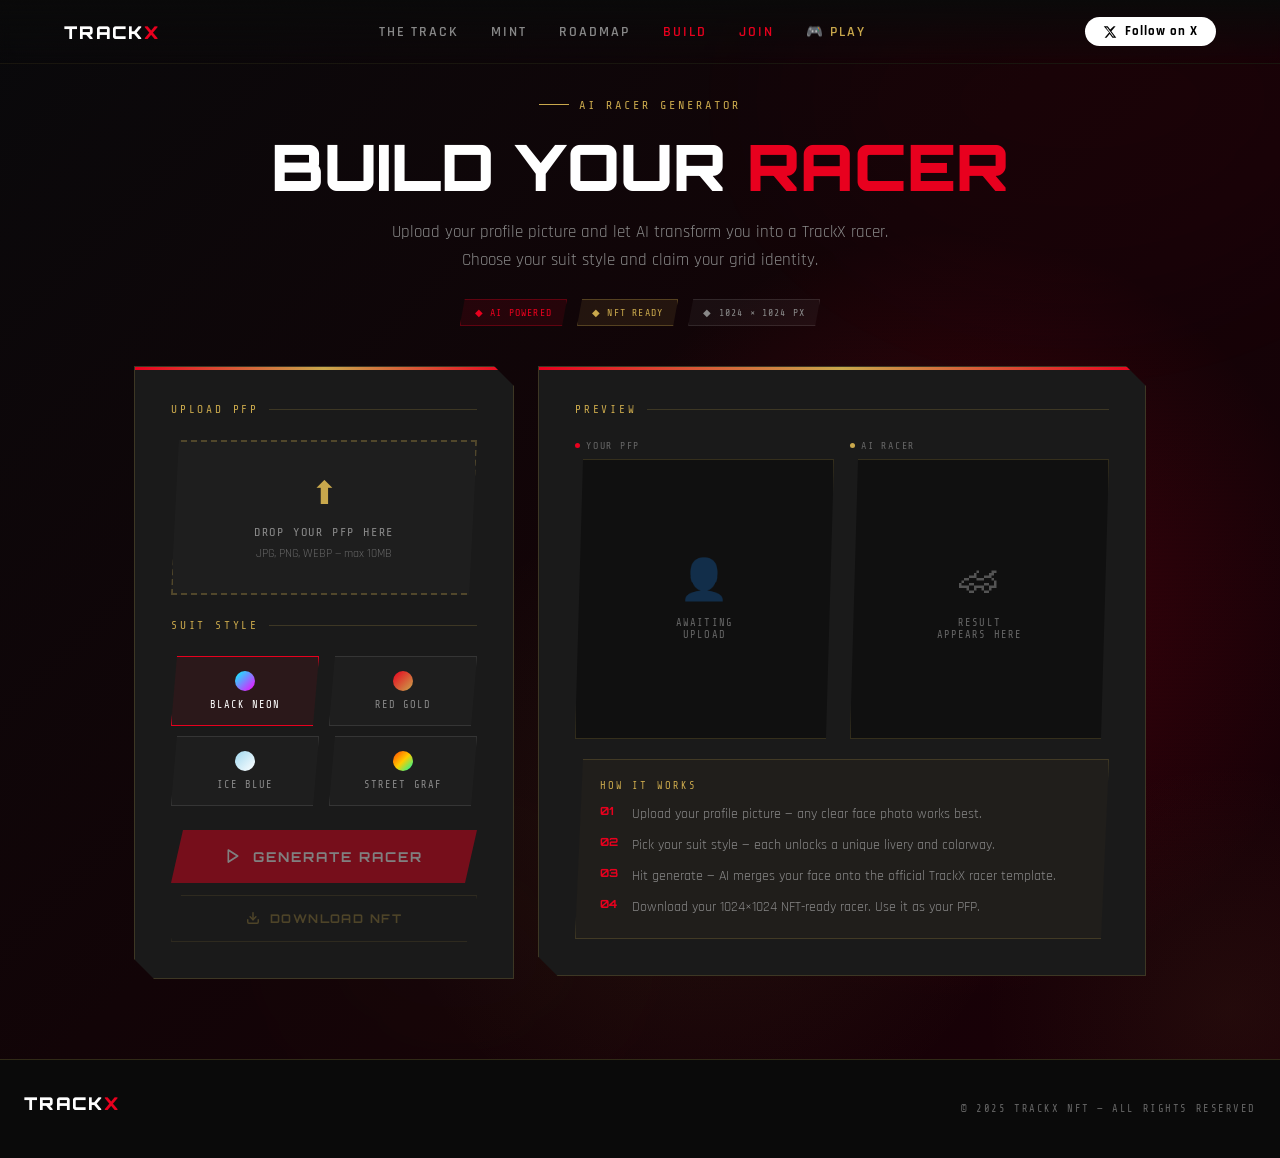
<file: build.html>
<!DOCTYPE html>
<html lang="en">
<head>
  <meta charset="UTF-8" />
  <meta name="viewport" content="width=device-width, initial-scale=1.0" />
  <title>TrackX — Build Your Racer</title>
  <link rel="stylesheet" href="style.css" />
  <link rel="icon" href="data:image/svg+xml,<svg xmlns='http://www.w3.org/2000/svg' viewBox='0 0 100 100'><text y='.9em' font-size='90'>🏎</text></svg>" />
  <link href="https://fonts.googleapis.com/css2?family=Bebas+Neue&family=Rajdhani:wght@300;400;500;600;700&family=Share+Tech+Mono&family=Orbitron:wght@700;900&display=swap" rel="stylesheet">
  <style>
    /* ---- BUILD PAGE SPECIFIC ---- */
    .build-hero {
      padding-top: 90px;
      padding-bottom: 80px;
      background: var(--carbon);
      position: relative;
      overflow: hidden;
    }

    .build-hero::before {
      content: '';
      position: absolute;
      top: -200px; left: -200px;
      width: 600px; height: 600px;
      background: radial-gradient(circle, rgba(232,0,30,0.07), transparent 70%);
      pointer-events: none;
    }

    .build-hero::after {
      content: '';
      position: absolute;
      bottom: -200px; right: -200px;
      width: 500px; height: 500px;
      background: radial-gradient(circle, rgba(201,168,76,0.06), transparent 70%);
      pointer-events: none;
    }

    .build-wrap {
      max-width: 1060px;
      margin: 0 auto;
      position: relative;
      z-index: 2;
      padding: 0 24px;
    }

    /* ---- GRID LAYOUT ---- */
    .build-grid {
      display: grid;
      grid-template-columns: 380px 1fr;
      gap: 24px;
      align-items: start;
    }

    /* ---- PANEL (shared card style) ---- */
    .build-panel {
      background: var(--carbon-light);
      border: 1px solid var(--border);
      padding: 36px;
      clip-path: polygon(0 0, calc(100% - 20px) 0, 100% 20px, 100% 100%, 20px 100%, 0 calc(100% - 20px));
      position: relative;
      overflow: hidden;
    }

    .build-panel::before {
      content: '';
      position: absolute;
      top: 0; left: 0; right: 0;
      height: 3px;
      background: linear-gradient(90deg, var(--red), var(--gold), var(--red));
    }

    .panel-title {
      font-family: 'Share Tech Mono', monospace;
      font-size: 0.7rem;
      letter-spacing: 0.25em;
      text-transform: uppercase;
      color: var(--gold);
      margin-bottom: 24px;
      display: flex;
      align-items: center;
      gap: 10px;
    }

    .panel-title::after {
      content: '';
      flex: 1;
      height: 1px;
      background: var(--border);
    }

    /* ---- UPLOAD ZONE ---- */
    .upload-zone {
      border: 2px dashed rgba(201,168,76,0.3);
      background: rgba(255,255,255,0.02);
      padding: 32px 20px;
      text-align: center;
      cursor: pointer;
      transition: border-color 0.3s, background 0.3s;
      clip-path: polygon(8px 0%, 100% 0%, calc(100% - 8px) 100%, 0% 100%);
      position: relative;
      margin-bottom: 24px;
    }

    .upload-zone:hover, .upload-zone.dragover {
      border-color: var(--red);
      background: rgba(232,0,30,0.04);
    }

    .upload-zone input[type="file"] {
      position: absolute;
      inset: 0;
      opacity: 0;
      cursor: pointer;
      width: 100%;
      height: 100%;
    }

    .upload-icon {
      font-size: 2rem;
      margin-bottom: 10px;
      color: var(--gold);
    }

    .upload-text {
      font-family: 'Share Tech Mono', monospace;
      font-size: 0.75rem;
      letter-spacing: 0.15em;
      color: var(--text-muted);
      text-transform: uppercase;
    }

    .upload-sub {
      font-size: 0.78rem;
      color: var(--text-dim);
      margin-top: 6px;
    }

    .upload-preview-thumb {
      width: 64px;
      height: 64px;
      border-radius: 50%;
      object-fit: cover;
      border: 2px solid var(--gold);
      margin: 0 auto 10px;
      display: none;
    }

    /* ---- SUIT STYLE GRID ---- */
    .suit-grid {
      display: grid;
      grid-template-columns: 1fr 1fr;
      gap: 10px;
      margin-bottom: 24px;
    }

    .suit-option {
      border: 1px solid rgba(255,255,255,0.1);
      padding: 14px 12px;
      cursor: pointer;
      text-align: center;
      transition: border-color 0.3s, background 0.3s;
      clip-path: polygon(6px 0%, 100% 0%, calc(100% - 6px) 100%, 0% 100%);
      background: rgba(255,255,255,0.02);
    }

    .suit-option:hover {
      border-color: rgba(255,255,255,0.3);
      background: rgba(255,255,255,0.04);
    }

    .suit-option.selected {
      border-color: var(--red);
      background: rgba(232,0,30,0.08);
    }

    .suit-option input[type="radio"] {
      display: none;
    }

    .suit-dot {
      width: 20px;
      height: 20px;
      border-radius: 50%;
      margin: 0 auto 8px;
    }

    .suit-label {
      font-family: 'Share Tech Mono', monospace;
      font-size: 0.65rem;
      letter-spacing: 0.1em;
      text-transform: uppercase;
      color: var(--text-muted);
    }

    .suit-option.selected .suit-label {
      color: var(--white);
    }

    /* ---- GENERATE BTN ---- */
    .build-submit {
      width: 100%;
      background: var(--red);
      color: var(--white);
      border: none;
      font-family: 'Orbitron', monospace;
      font-size: 0.85rem;
      font-weight: 700;
      letter-spacing: 0.15em;
      text-transform: uppercase;
      padding: 18px 32px;
      cursor: pointer;
      clip-path: polygon(12px 0%, 100% 0%, calc(100% - 12px) 100%, 0% 100%);
      position: relative;
      overflow: hidden;
      transition: box-shadow 0.2s ease, background 0.3s;
      will-change: box-shadow;
      transform: translateZ(0);
      display: flex;
      align-items: center;
      justify-content: center;
      gap: 12px;
      margin-bottom: 12px;
    }

    .build-submit::before {
      content: '';
      position: absolute;
      top: 0; left: -100%;
      width: 100%; height: 100%;
      background: linear-gradient(90deg, transparent, rgba(255,255,255,0.15), transparent);
      transition: left 0.5s ease;
    }

    .build-submit:hover::before { left: 100%; }
    .build-submit:hover { box-shadow: 0 4px 20px rgba(232,0,30,0.4); background: var(--red-hot); }
    .build-submit:disabled { opacity: 0.45; cursor: not-allowed; pointer-events: none; }

    .build-note {
      font-family: 'Share Tech Mono', monospace;
      font-size: 0.65rem;
      color: var(--text-dim);
      text-align: center;
      letter-spacing: 0.1em;
      line-height: 1.6;
    }

    /* ---- STATUS BAR ---- */
    .build-status {
      display: none;
      margin-top: 16px;
      padding: 14px 18px;
      border-left: 3px solid var(--gold);
      background: rgba(201,168,76,0.06);
      font-family: 'Share Tech Mono', monospace;
      font-size: 0.72rem;
      letter-spacing: 0.1em;
      color: var(--text-muted);
      line-height: 1.5;
    }

    .build-status.show { display: block; }
    .build-status.error { border-color: var(--red); background: rgba(232,0,30,0.06); color: #ff8888; }
    .build-status.success { border-color: #22dd88; background: rgba(34,221,136,0.06); color: #22dd88; }

    /* ---- PROCESSING ANIMATION ---- */
    .processing-dots::after {
      content: '';
      animation: dots 1.2s steps(3, end) infinite;
    }

    @keyframes dots {
      0%   { content: ''; }
      33%  { content: '.'; }
      66%  { content: '..'; }
      100% { content: '...'; }
    }

    /* ---- PREVIEW PANEL ---- */
    .preview-grid {
      display: grid;
      grid-template-columns: 1fr 1fr;
      gap: 16px;
      margin-bottom: 20px;
    }

    .preview-slot {
      position: relative;
    }

    .preview-slot-label {
      font-family: 'Share Tech Mono', monospace;
      font-size: 0.62rem;
      letter-spacing: 0.18em;
      text-transform: uppercase;
      color: var(--text-dim);
      margin-bottom: 8px;
      display: flex;
      align-items: center;
      gap: 6px;
    }

    .preview-slot-label .dot {
      width: 5px; height: 5px;
      border-radius: 50%;
      background: var(--red);
      animation: blink 1s ease infinite;
    }

    .preview-box {
      background: rgba(0,0,0,0.4);
      border: 1px solid var(--border);
      clip-path: polygon(8px 0%, 100% 0%, calc(100% - 8px) 100%, 0% 100%);
      min-height: 280px;
      display: flex;
      align-items: center;
      justify-content: center;
      overflow: hidden;
      position: relative;
    }

    .preview-box img {
      width: 100%;
      height: 100%;
      object-fit: cover;
      display: none;
    }

    .preview-box img.loaded {
      display: block;
    }

    .preview-placeholder {
      text-align: center;
      padding: 20px;
    }

    .preview-placeholder-icon {
      font-size: 2.5rem;
      margin-bottom: 10px;
      opacity: 0.3;
    }

    .preview-placeholder-text {
      font-family: 'Share Tech Mono', monospace;
      font-size: 0.65rem;
      letter-spacing: 0.1em;
      color: var(--text-dim);
      text-transform: uppercase;
    }

    /* ---- RESULT LOADING STATE ---- */
    .result-loading {
      display: none;
      flex-direction: column;
      align-items: center;
      gap: 14px;
      padding: 40px 20px;
    }

    .result-loading.show { display: flex; }

    .spinner {
      width: 44px; height: 44px;
      border: 2px solid rgba(232,0,30,0.2);
      border-top-color: var(--red);
      border-radius: 50%;
      animation: spin 0.8s linear infinite;
    }

    @keyframes spin { to { transform: rotate(360deg); } }

    .spinner-text {
      font-family: 'Share Tech Mono', monospace;
      font-size: 0.7rem;
      letter-spacing: 0.15em;
      color: var(--text-muted);
      text-transform: uppercase;
    }

    /* ---- DOWNLOAD BTN ---- */
    .download-btn {
      width: 100%;
      background: transparent;
      color: var(--gold);
      border: 1px solid rgba(201,168,76,0.4);
      font-family: 'Orbitron', monospace;
      font-size: 0.75rem;
      font-weight: 700;
      letter-spacing: 0.12em;
      text-transform: uppercase;
      padding: 15px 24px;
      cursor: pointer;
      clip-path: polygon(10px 0%, 100% 0%, calc(100% - 10px) 100%, 0% 100%);
      transition: border-color 0.3s, background 0.3s, color 0.3s;
      display: flex;
      align-items: center;
      justify-content: center;
      gap: 10px;
      transform: translateZ(0);
    }

    .download-btn:hover {
      border-color: var(--gold);
      background: rgba(201,168,76,0.08);
      color: var(--gold-light);
    }

    .download-btn:disabled {
      opacity: 0.3;
      cursor: not-allowed;
      pointer-events: none;
    }

    /* ---- INFO BADGES ---- */
    .info-row {
      display: flex;
      gap: 10px;
      flex-wrap: wrap;
      margin-bottom: 20px;
    }

    .info-badge {
      display: inline-flex;
      align-items: center;
      gap: 6px;
      padding: 7px 14px;
      clip-path: polygon(5px 0%, 100% 0%, calc(100% - 5px) 100%, 0% 100%);
      font-family: 'Share Tech Mono', monospace;
      font-size: 0.62rem;
      letter-spacing: 0.12em;
      text-transform: uppercase;
    }

    .info-badge.red {
      background: rgba(232,0,30,0.1);
      border: 1px solid rgba(232,0,30,0.3);
      color: var(--red);
    }

    .info-badge.gold {
      background: rgba(201,168,76,0.1);
      border: 1px solid rgba(201,168,76,0.3);
      color: var(--gold);
    }

    .info-badge.muted {
      background: rgba(255,255,255,0.04);
      border: 1px solid rgba(255,255,255,0.1);
      color: var(--text-muted);
    }

    /* ---- RESPONSIVE ---- */
    @media (max-width: 900px) {
      .build-grid {
        grid-template-columns: 1fr;
      }

      .preview-grid {
        grid-template-columns: 1fr;
      }
    }

    @media (max-width: 600px) {
      .build-panel {
        padding: 24px 20px;
      }

      .suit-grid {
        grid-template-columns: 1fr 1fr;
      }
    }
  </style>
</head>
<body>

<!-- ============================================
     NAVIGATION
     ============================================ -->
<nav>
  <a href="index.html" class="nav-logo" style="display:inline-block;text-decoration:none;font-family:'Orbitron',monospace;font-weight:900;letter-spacing:0.1em;font-size:1.1rem;color:var(--white);">TRACK<span style="color:var(--red)">X</span></a>
  <ul class="nav-links">
    <li><a href="index.html#track">The Track</a></li>
    <li><a href="index.html#mint">Mint</a></li>
    <li><a href="index.html#roadmap">Roadmap</a></li>
    <li><a href="build.html" style="color:var(--red)">Build</a></li>
    <li><a href="form.html" style="color:var(--red)">Join</a></li>
    <li><a href="game.html" style="color:var(--gold)">🎮 Play</a></li>
  </ul>
  <a href="https://x.com/intent/follow?screen_name=trackxnft" target="_blank" class="nav-x-btn">
    <svg viewBox="0 0 24 24"><path d="M18.244 2.25h3.308l-7.227 8.26 8.502 11.24H16.17l-4.714-6.231-5.401 6.231H2.744l7.73-8.835L1.254 2.25H8.08l4.253 5.622zm-1.161 17.52h1.833L7.084 4.126H5.117z"/></svg>
    Follow on X
  </a>
  <button class="hamburger" onclick="toggleMenu()" aria-label="Menu">
    <span></span><span></span><span></span>
  </button>
</nav>

<!-- Mobile menu -->
<div class="mobile-menu" id="mobile-menu">
  <a href="index.html#track" onclick="toggleMenu()">The Track</a>
  <a href="index.html#builder" onclick="toggleMenu()">Build</a>
  <a href="index.html#mint" onclick="toggleMenu()">Mint</a>
  <a href="index.html#roadmap" onclick="toggleMenu()">Roadmap</a>
  <a href="form.html" style="color:var(--red)" onclick="toggleMenu()">Join Whitelist</a>
  <a href="game.html" style="color:var(--gold)" onclick="toggleMenu()">🎮 Play</a>
</div>

<!-- ============================================
     BUILD HERO
     ============================================ -->
<div class="build-hero">

  <!-- Background effects -->
  <div class="speed-bg" style="position:absolute;inset:0;z-index:0;overflow:hidden;">
    <div class="glow-blob glow-blob-1" style="opacity:0.4;"></div>
    <div class="glow-blob glow-blob-2" style="opacity:0.3;"></div>
    <div class="streaks-container"></div>
    <div class="asphalt-overlay" style="opacity:0.06;"></div>
  </div>

  <div class="build-wrap">

    <!-- Page Header -->
    <div class="page-header" style="text-align:center;margin-bottom:40px;">
      <div class="section-label" style="justify-content:center;margin-bottom:20px;">
        AI RACER GENERATOR
      </div>
      <h1 class="section-title" style="font-size:clamp(2.2rem,5vw,4rem);text-align:center;">
        BUILD YOUR <span class="accent">RACER</span>
      </h1>
      <p style="font-family:'Rajdhani',sans-serif;font-size:1.05rem;color:var(--text-muted);max-width:520px;margin:16px auto 0;line-height:1.7;">
        Upload your profile picture and let AI transform you into a TrackX racer. Choose your suit style and claim your grid identity.
      </p>

      <!-- Badges -->
      <div class="info-row" style="justify-content:center;margin-top:24px;">
        <span class="info-badge red">◆ AI POWERED</span>
        <span class="info-badge gold">◆ NFT READY</span>
        <span class="info-badge muted">◆ 1024 × 1024 PX</span>
      </div>
    </div>

    <!-- ============================================
         TWO-COLUMN LAYOUT
         ============================================ -->
    <div class="build-grid">

      <!-- LEFT: Controls -->
      <div class="build-panel">

        <!-- Upload -->
        <div class="panel-title">Upload PFP</div>

        <div class="upload-zone" id="upload-zone">
          <input type="file" id="pfp-input" accept="image/*" />
          <img id="upload-thumb" class="upload-preview-thumb" alt="Preview" />
          <div class="upload-icon" id="upload-icon">⬆</div>
          <div class="upload-text" id="upload-text">Drop your PFP here</div>
          <div class="upload-sub" id="upload-sub">JPG, PNG, WEBP — max 10MB</div>
        </div>

        <!-- Suit Style -->
        <div class="panel-title">Suit Style</div>

        <div class="suit-grid">
          <label class="suit-option selected">
            <input type="radio" name="suit" value="neon" checked />
            <div class="suit-dot" style="background:linear-gradient(135deg,#00ffff,#ff00ff);"></div>
            <div class="suit-label">Black Neon</div>
          </label>
          <label class="suit-option">
            <input type="radio" name="suit" value="red" />
            <div class="suit-dot" style="background:linear-gradient(135deg,#e8001e,#c9a84c);"></div>
            <div class="suit-label">Red Gold</div>
          </label>
          <label class="suit-option">
            <input type="radio" name="suit" value="ice" />
            <div class="suit-dot" style="background:linear-gradient(135deg,#a0d8ef,#ffffff);"></div>
            <div class="suit-label">Ice Blue</div>
          </label>
          <label class="suit-option">
            <input type="radio" name="suit" value="street" />
            <div class="suit-dot" style="background:linear-gradient(135deg,#ff4400,#ffcc00,#00ffaa);"></div>
            <div class="suit-label">Street Graf</div>
          </label>
        </div>

        <!-- Generate -->
        <button class="build-submit" id="generate-btn" disabled>
          <svg width="16" height="16" viewBox="0 0 24 24" fill="none" stroke="currentColor" stroke-width="2.5" stroke-linecap="round" stroke-linejoin="round">
            <polygon points="5 3 19 12 5 21 5 3"/>
          </svg>
          GENERATE RACER
        </button>

        <button class="download-btn" id="download-btn" disabled>
          <svg width="14" height="14" viewBox="0 0 24 24" fill="none" stroke="currentColor" stroke-width="2.5" stroke-linecap="round" stroke-linejoin="round">
            <path d="M21 15v4a2 2 0 0 1-2 2H5a2 2 0 0 1-2-2v-4"/><polyline points="7 10 12 15 17 10"/><line x1="12" y1="15" x2="12" y2="3"/>
          </svg>
          DOWNLOAD NFT
        </button>

        <!-- Status -->
        <div class="build-status" id="build-status"></div>

      </div>

      <!-- RIGHT: Preview -->
      <div class="build-panel">
        <div class="panel-title">Preview</div>

        <div class="preview-grid">
          <!-- Input preview -->
          <div class="preview-slot">
            <div class="preview-slot-label">
              <span class="dot"></span>
              Your PFP
            </div>
            <div class="preview-box" id="input-box">
              <img id="input-img" alt="Your PFP" />
              <div class="preview-placeholder" id="input-placeholder">
                <div class="preview-placeholder-icon">👤</div>
                <div class="preview-placeholder-text">Awaiting<br>Upload</div>
              </div>
            </div>
          </div>

          <!-- Result preview -->
          <div class="preview-slot">
            <div class="preview-slot-label">
              <span class="dot" style="background:var(--gold);"></span>
              AI Racer
            </div>
            <div class="preview-box" id="result-box">
              <img id="result-img" alt="AI Racer" />
              <div class="result-loading" id="result-loading">
                <div class="spinner"></div>
                <div class="spinner-text processing-dots">Generating</div>
              </div>
              <div class="preview-placeholder" id="result-placeholder">
                <div class="preview-placeholder-icon">🏎</div>
                <div class="preview-placeholder-text">Result<br>Appears Here</div>
              </div>
            </div>
          </div>
        </div>

        <!-- Info box -->
        <div style="border:1px solid var(--border);padding:20px 24px;clip-path:polygon(8px 0%,100% 0%,calc(100% - 8px) 100%,0% 100%);background:rgba(201,168,76,0.03);">
          <div style="font-family:'Share Tech Mono',monospace;font-size:0.65rem;letter-spacing:0.2em;color:var(--gold);text-transform:uppercase;margin-bottom:12px;">How it works</div>
          <div style="display:flex;flex-direction:column;gap:10px;">
            <div style="display:flex;align-items:flex-start;gap:12px;">
              <div style="font-family:'Orbitron',monospace;font-size:0.7rem;color:var(--red);font-weight:700;flex-shrink:0;width:20px;">01</div>
              <div style="font-size:0.88rem;color:var(--text-muted);line-height:1.5;">Upload your profile picture — any clear face photo works best.</div>
            </div>
            <div style="display:flex;align-items:flex-start;gap:12px;">
              <div style="font-family:'Orbitron',monospace;font-size:0.7rem;color:var(--red);font-weight:700;flex-shrink:0;width:20px;">02</div>
              <div style="font-size:0.88rem;color:var(--text-muted);line-height:1.5;">Pick your suit style — each unlocks a unique livery and colorway.</div>
            </div>
            <div style="display:flex;align-items:flex-start;gap:12px;">
              <div style="font-family:'Orbitron',monospace;font-size:0.7rem;color:var(--red);font-weight:700;flex-shrink:0;width:20px;">03</div>
              <div style="font-size:0.88rem;color:var(--text-muted);line-height:1.5;">Hit generate — AI merges your face onto the official TrackX racer template.</div>
            </div>
            <div style="display:flex;align-items:flex-start;gap:12px;">
              <div style="font-family:'Orbitron',monospace;font-size:0.7rem;color:var(--red);font-weight:700;flex-shrink:0;width:20px;">04</div>
              <div style="font-size:0.88rem;color:var(--text-muted);line-height:1.5;">Download your 1024×1024 NFT-ready racer. Use it as your PFP.</div>
            </div>
          </div>
        </div>

      </div>
    </div><!-- /build-grid -->

  </div><!-- /build-wrap -->
</div><!-- /build-hero -->


<!-- ============================================
     FOOTER (minimal)
     ============================================ -->
<footer style="background:var(--carbon);border-top:1px solid var(--border);padding:32px 24px;text-align:center;">
  <a href="index.html" class="nav-logo" style="display:inline-block;margin-bottom:12px;text-decoration:none;font-family:'Orbitron',monospace;font-weight:900;letter-spacing:0.1em;font-size:1.1rem;color:var(--white);">TRACK<span style="color:var(--red)">X</span></a>
  <p style="font-family:'Share Tech Mono',monospace;font-size:0.65rem;letter-spacing:0.15em;color:var(--text-dim);text-transform:uppercase;">
    © 2025 TrackX NFT — All rights reserved
  </p>
</footer>


<script src="main.js"></script>
<script>
  // ---- DOM REFS ----
  const pfpInput          = document.getElementById('pfp-input');
  const uploadZone        = document.getElementById('upload-zone');
  const uploadThumb       = document.getElementById('upload-thumb');
  const uploadIcon        = document.getElementById('upload-icon');
  const uploadText        = document.getElementById('upload-text');
  const uploadSub         = document.getElementById('upload-sub');
  const inputImg          = document.getElementById('input-img');
  const inputPlaceholder  = document.getElementById('input-placeholder');
  const generateBtn       = document.getElementById('generate-btn');
  const downloadBtn       = document.getElementById('download-btn');
  const resultImg         = document.getElementById('result-img');
  const resultPlaceholder = document.getElementById('result-placeholder');
  const resultLoading     = document.getElementById('result-loading');
  const statusEl          = document.getElementById('build-status');

  let imageDataUrl = '';
  let resultUrl    = '';

  // ---- DRAG & DROP ----
  uploadZone.addEventListener('dragover', (e) => { e.preventDefault(); uploadZone.classList.add('dragover'); });
  uploadZone.addEventListener('dragleave', () => uploadZone.classList.remove('dragover'));
  uploadZone.addEventListener('drop', (e) => {
    e.preventDefault();
    uploadZone.classList.remove('dragover');
    const file = e.dataTransfer?.files?.[0];
    if (file && file.type.startsWith('image/')) handleFile(file);
  });
  pfpInput.addEventListener('change', () => {
    if (pfpInput.files[0]) handleFile(pfpInput.files[0]);
  });

  function handleFile(file) {
    const reader = new FileReader();
    reader.onload = (e) => {
      imageDataUrl = e.target.result;
      uploadThumb.src = imageDataUrl;
      uploadThumb.style.display = 'block';
      uploadIcon.style.display = 'none';
      uploadText.textContent = file.name.length > 22 ? file.name.substring(0, 22) + '…' : file.name;
      uploadSub.textContent = 'Click to change';
      inputImg.src = imageDataUrl;
      inputImg.classList.add('loaded');
      inputPlaceholder.style.display = 'none';
      generateBtn.disabled = false;
      setStatus('PFP loaded — select a suit style and generate.');
    };
    reader.readAsDataURL(file);
  }

  // ---- SUIT STYLE SELECTION ----
  document.querySelectorAll('.suit-option').forEach(option => {
    option.addEventListener('click', () => {
      document.querySelectorAll('.suit-option').forEach(o => o.classList.remove('selected'));
      option.classList.add('selected');
    });
  });

  // ---- STATUS ----
  function setStatus(text, type = 'info') {
    statusEl.textContent = text;
    statusEl.className = 'build-status show';
    if (type === 'error')   statusEl.classList.add('error');
    if (type === 'success') statusEl.classList.add('success');
  }

  // ---- GENERATE ----
  generateBtn.addEventListener('click', async () => {
    if (!imageDataUrl) { setStatus('Upload a PFP first.', 'error'); return; }

    const style = document.querySelector('input[name="suit"]:checked')?.value || 'neon';

    generateBtn.disabled = true;
    downloadBtn.disabled = true;
    resultPlaceholder.style.display = 'none';
    resultImg.classList.remove('loaded');
    resultImg.removeAttribute('src');
    resultLoading.classList.add('show');
    setStatus('Generating your racer… this takes 20–60 seconds.');

    try {
      const res = await fetch('/.netlify/functions/generate', {
        method: 'POST',
        headers: { 'Content-Type': 'application/json' },
        body: JSON.stringify({ imageDataUrl, style })
      });

      const data = await res.json();
      if (!res.ok) throw new Error(data.error || 'Generation failed.');

      resultUrl = data.image;
      resultImg.src = resultUrl;
      resultImg.classList.add('loaded');
      resultLoading.classList.remove('show');
      downloadBtn.disabled = false;
      setStatus('Your racer is ready — download and use as your PFP!', 'success');

    } catch (err) {
      resultLoading.classList.remove('show');
      resultPlaceholder.style.display = '';
      setStatus(err.message || 'Something went wrong. Try again.', 'error');
    } finally {
      generateBtn.disabled = false;
    }
  });

  // ---- DOWNLOAD ----
  downloadBtn.addEventListener('click', () => {
    if (!resultUrl) return;
    const a = document.createElement('a');
    a.href = resultUrl;
    a.download = 'trackx-racer.png';
    a.click();
  });
</script>
</body></html>
</file>
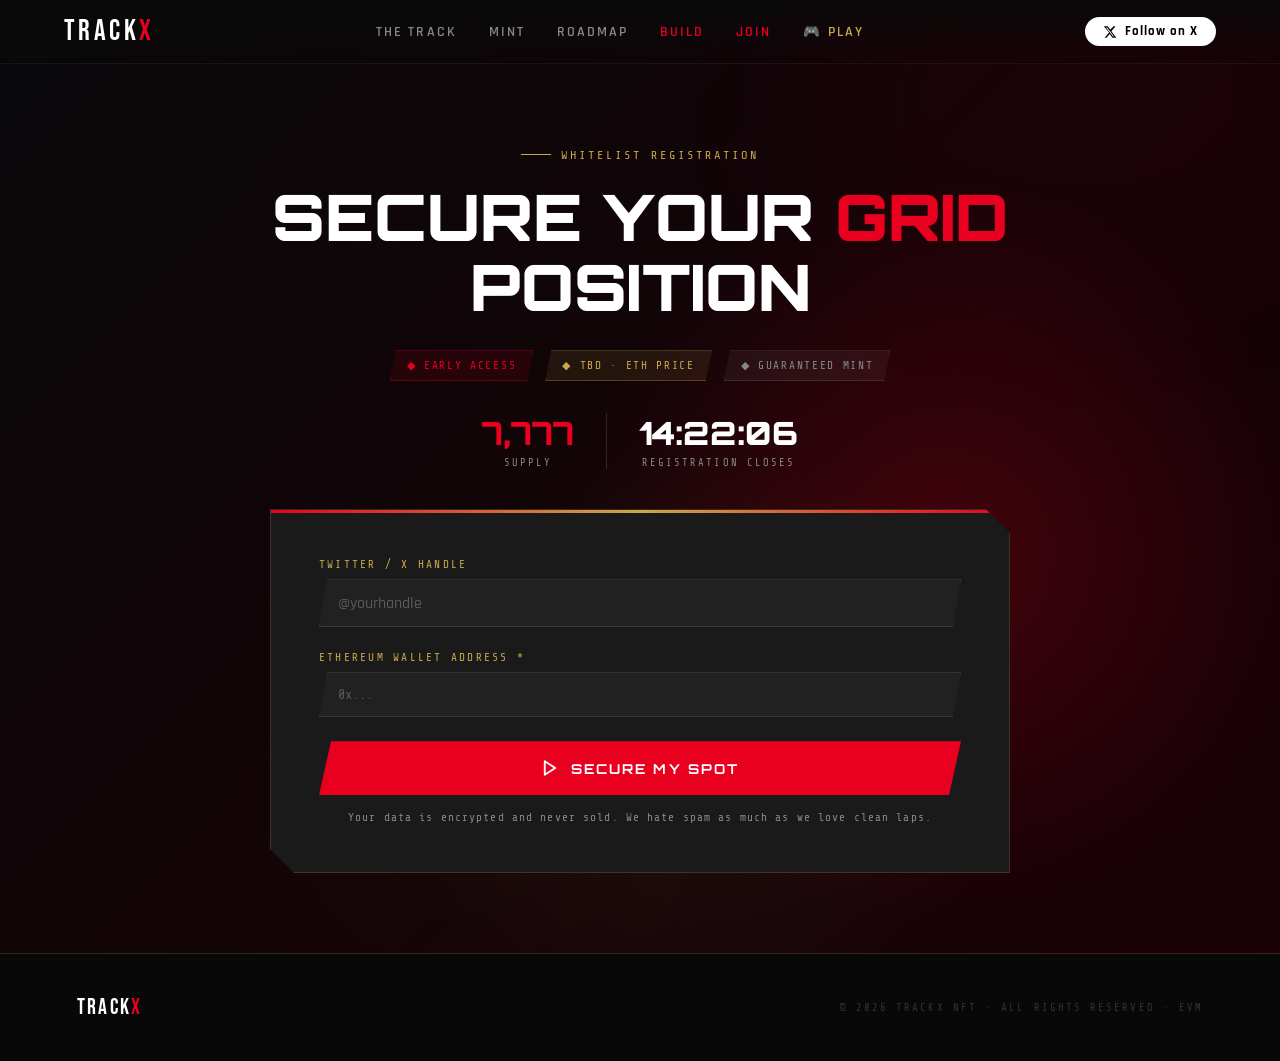
<file: form.html>
<!DOCTYPE html>
<html lang="en">
<head>
  <meta charset="UTF-8" />
  <meta name="viewport" content="width=device-width, initial-scale=1.0" />
  <title>TrackX — Join the Whitelist</title>
  <link rel="stylesheet" href="style.css" />
  <link rel="icon" href="data:image/svg+xml,<svg xmlns='http://www.w3.org/2000/svg' viewBox='0 0 100 100'><text y='.9em' font-size='90'>🏎</text></svg>" />
  <link href="https://fonts.googleapis.com/css2?family=Bebas+Neue&family=Rajdhani:wght@300;400;500;600;700&family=Share+Tech+Mono&family=Orbitron:wght@700;900&display=swap" rel="stylesheet">

</head>
<body>


<!-- ============================================
     NAVIGATION
     ============================================ -->
<nav>
  <a href="index.html" class="nav-logo">TRACK<span>X</span></a>
  <ul class="nav-links">
    <li><a href="index.html#track">The Track</a></li>
    <li><a href="index.html#mint">Mint</a></li>
    <li><a href="index.html#roadmap">Roadmap</a></li>
    <li><a href="build.html" style="color:var(--red)">Build</a></li>
    <li><a href="form.html" style="color:var(--red)">Join</a></li>
    <li><a href="game.html" style="color:var(--gold)">🎮 Play</a></li>
  </ul>
  <a href="https://x.com/intent/follow?screen_name=trackxnft" target="_blank" class="nav-x-btn">
    <svg viewBox="0 0 24 24"><path d="M18.244 2.25h3.308l-7.227 8.26 8.502 11.24H16.17l-4.714-6.231-5.401 6.231H2.744l7.73-8.835L1.254 2.25H8.08l4.253 5.622zm-1.161 17.52h1.833L7.084 4.126H5.117z"/></svg>
    Follow on X
  </a>
  <button class="hamburger" onclick="toggleMenu()" aria-label="Menu">
    <span></span><span></span><span></span>
  </button>
</nav>

<!-- ============================================
     FORM HERO
     ============================================ -->
<div class="form-hero">

  <!-- Speed BG effects -->
  <div class="speed-bg" style="position:absolute;inset:0;z-index:0;overflow:hidden;">
    <div class="glow-blob glow-blob-1" style="opacity:0.5"></div>
    <div class="glow-blob glow-blob-2" style="opacity:0.4"></div>
    <div class="streaks-container"></div>
    <div class="asphalt-overlay" style="opacity:0.08"></div>
  </div>

  <div class="form-wrap" style="position:relative;z-index:2;">

    <!-- Page Header -->
    <div class="page-header">
      <div class="section-label" style="justify-content:center;margin-bottom:20px;">
        WHITELIST REGISTRATION
      </div>
      <h1 class="section-title" style="font-size:clamp(2.2rem,5vw,4rem);text-align:center;">
        SECURE YOUR <span class="accent">GRID</span> POSITION
      </h1>

      <!-- Benefit badges -->
      <div style="display:flex;gap:12px;flex-wrap:wrap;justify-content:center;margin-top:28px;">
        <div style="display:inline-flex;align-items:center;gap:8px;background:rgba(232,0,30,0.1);border:1px solid rgba(232,0,30,0.3);padding:8px 16px;clip-path:polygon(6px 0%,100% 0%,calc(100% - 6px) 100%,0% 100%);font-family:'Share Tech Mono',monospace;font-size:0.7rem;letter-spacing:0.15em;color:var(--red);">
          ◆ EARLY ACCESS
        </div>
        <div style="display:inline-flex;align-items:center;gap:8px;background:rgba(201,168,76,0.1);border:1px solid rgba(201,168,76,0.3);padding:8px 16px;clip-path:polygon(6px 0%,100% 0%,calc(100% - 6px) 100%,0% 100%);font-family:'Share Tech Mono',monospace;font-size:0.7rem;letter-spacing:0.15em;color:var(--gold);">
          ◆ TBD · ETH PRICE
        </div>
        <div style="display:inline-flex;align-items:center;gap:8px;background:rgba(255,255,255,0.05);border:1px solid rgba(255,255,255,0.1);padding:8px 16px;clip-path:polygon(6px 0%,100% 0%,calc(100% - 6px) 100%,0% 100%);font-family:'Share Tech Mono',monospace;font-size:0.7rem;letter-spacing:0.15em;color:var(--text-muted);">
          ◆ GUARANTEED MINT
        </div>
      </div>

      <!-- Countdown / Spots left -->
      <div style="display:flex;justify-content:center;gap:32px;margin-top:32px;">
        <div style="text-align:center;">
          <div style="font-family:'Orbitron',monospace;font-size:2rem;font-weight:900;color:var(--red)" id="spots-left">7,777</div>
          <div style="font-family:'Share Tech Mono',monospace;font-size:0.65rem;letter-spacing:0.2em;color:var(--text-muted);text-transform:uppercase;margin-top:4px;">Supply</div>
        </div>
        <div style="width:1px;background:var(--border)"></div>
        <div style="text-align:center;">
          <div style="font-family:'Orbitron',monospace;font-size:2rem;font-weight:900;color:var(--white)" id="countdown">14:22:08</div>
          <div style="font-family:'Share Tech Mono',monospace;font-size:0.65rem;letter-spacing:0.2em;color:var(--text-muted);text-transform:uppercase;margin-top:4px;">Registration Closes</div>
        </div>
      </div>
    </div>

    <!-- ============================================
         FORM
         ============================================ -->
    <div class="form-container">

      <!-- Top accent line is in CSS ::before -->

      <form id="whitelist-form" novalidate>

        <div class="form-row">
          <div class="form-group">
            <label class="form-label">Twitter / X Handle</label>
            <input type="text" class="form-input" placeholder="@yourhandle" style="width: 642px; height: 48px; ">
          </div>
        </div>
        <!-- Wallet Info -->

        <div class="form-group">
          <label class="form-label">Ethereum Wallet Address *</label>
          <input type="text" class="form-input" placeholder="0x..." required style="font-family:'Share Tech Mono',monospace;font-size:0.85rem;" />
        </div>

       


        <button type="submit" class="form-submit">
          <svg width="18" height="18" viewBox="0 0 24 24" fill="none" stroke="currentColor" stroke-width="2.5" stroke-linecap="round" stroke-linejoin="round">
            <polygon points="5 3 19 12 5 21 5 3"/>
          </svg>
          SECURE MY SPOT
        </button>

        <p class="form-note">
          Your data is encrypted and never sold. We hate spam as much as we love clean laps.
        </p>

      </form>

      <!-- Success Message -->
      <div class="form-success">
        <div class="success-icon">✓</div>
        <div class="success-title">YOU'RE ON THE GRID</div>
        <p class="success-text" style="margin-bottom:24px;">
          Your whitelist registration has been received.
        </p>
        <div style="display:flex;gap:12px;justify-content:center;flex-wrap:wrap;">
          <a href="index.html" class="btn-primary" style="display:inline-flex;">← Back to Home</a>
          <a href="https://x.com/intent/follow?screen_name=trackxnft" target="_blank" class="btn-secondary" style="white-space:nowrap;">
    <svg width="16" height="16" viewBox="0 0 24 24" fill="currentColor" style="flex-shrink:0;"><path d="M18.244 2.25h3.308l-7.227 8.26 8.502 11.24H16.17l-4.714-6.231-5.401 6.231H2.744l7.73-8.835L1.254 2.25H8.08l4.253 5.622zm-1.161 17.52h1.833L7.084 4.126H5.117z"/></svg>
    Follow on X
  </a>

        </div>
      </div>

    </div>

  </div>
</div>

<!-- FOOTER -->
<footer>
  <div class="footer-logo">TRACK<span>X</span></div>
  <div class="footer-right">© 2026 TrackX NFT · All Rights Reserved · EVM</div>
</footer>

<script src="main.js"></script>
<script>
  // Countdown timer
  const endTime = new Date(Date.now() + (14 * 3600 + 22 * 60 + 8) * 1000);
  const updateCountdown = () => {
    const now = Date.now();
    const diff = Math.max(0, endTime - now);
    const h = String(Math.floor(diff / 3600000)).padStart(2, '0');
    const m = String(Math.floor((diff % 3600000) / 60000)).padStart(2, '0');
    const s = String(Math.floor((diff % 60000) / 1000)).padStart(2, '0');
    const el = document.getElementById('countdown');
    if (el) el.textContent = `${h}:${m}:${s}`;
    requestAnimationFrame(updateCountdown);
  };
  updateCountdown();
  
</script>
</body>
</html>
</file>
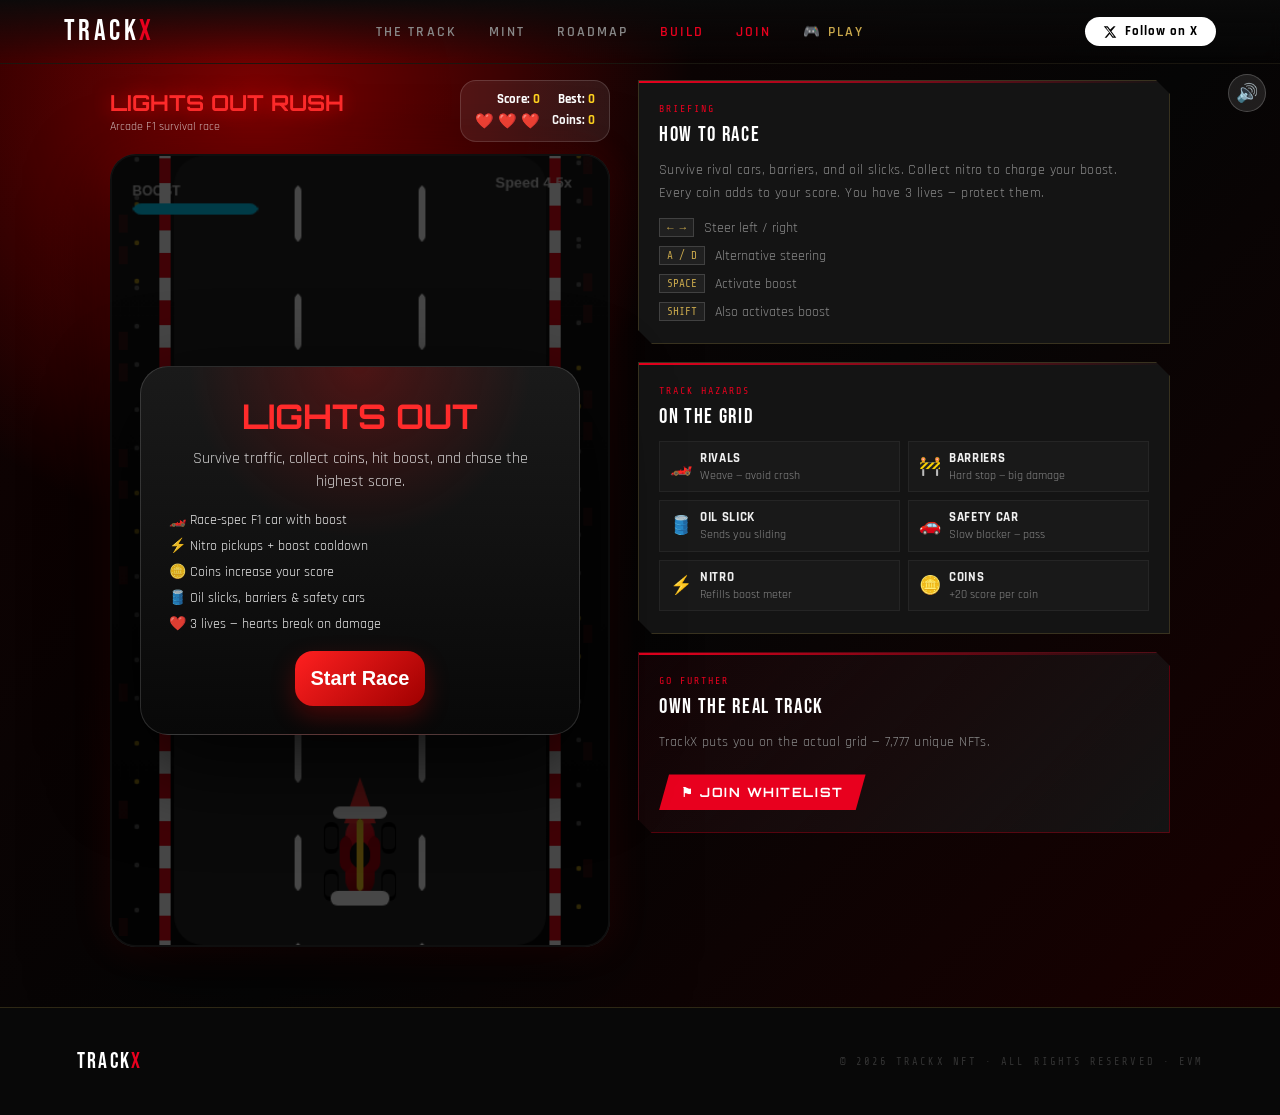
<file: game.html>
<!DOCTYPE html>
<html lang="en">
<head>
  <meta charset="UTF-8" />
  <meta name="viewport" content="width=device-width, initial-scale=1.0" />
  <title>TrackX — Lights Out Rush</title>
  <link rel="stylesheet" href="style.css" />
  <link rel="icon" href="data:image/svg+xml,<svg xmlns='http://www.w3.org/2000/svg' viewBox='0 0 100 100'><text y='.9em' font-size='90'>🏎</text></svg>" />
  <link href="https://fonts.googleapis.com/css2?family=Bebas+Neue&family=Rajdhani:wght@300;400;500;600;700&family=Share+Tech+Mono&family=Orbitron:wght@700;900&display=swap" rel="stylesheet">
  <style>
    /* Keep site body clean — game page handles its own bg */
    body {
      background: #0a0a0a;
      overflow-x: hidden;
    }

    * { box-sizing: border-box; margin: 0; padding: 0; }
    .game-page-body {
      min-height: 100vh;
      display: flex;
      align-items: center;
      justify-content: center;
      background: radial-gradient(circle at 20% 10%, rgba(255,0,0,.45), transparent 32%), linear-gradient(135deg,#120000,#050505 55%,#190000);
      font-family: 'Rajdhani', Arial, sans-serif;
      color: #fff;
      overflow: hidden;
    }
    .game-wrap { width: min(94vw, 500px); text-align: center; }
    .top-ui { display: grid; grid-template-columns: 1fr auto; align-items: center; gap: 10px; margin-bottom: 12px; }
    .brand { text-align: left; }
    .brand h1 { font-family: 'Orbitron', sans-serif; font-size: 22px; color: #ff2b2b; text-transform: uppercase; text-shadow: 0 0 18px rgba(255,0,0,.65); }
    .brand p { font-size: 12px; opacity: .75; margin-top: 3px; }
    .score-box { display: grid; grid-template-columns: repeat(2, auto); gap: 5px 12px; padding: 10px 14px; border: 1px solid rgba(255,255,255,.15); border-radius: 16px; background: rgba(255,255,255,.08); font-size: 13px; font-weight: 700; text-align: right; }
    .score-box span { color: #ffd21f; }
    .hearts-row { display: flex; gap: 4px; justify-content: flex-end; }
    .heart { font-size: 15px; transition: transform 0.2s, opacity 0.3s; }
    .heart.lost { opacity: 0.15; transform: scale(0.7); }
    .canvas-wrap { position: relative; } .canvas-wrap.shake { animation: shake .18s linear 2; }
    @keyframes shake { 0%,100%{transform:translate(0,0)} 25%{transform:translate(-5px,3px)} 50%{transform:translate(5px,-3px)} 75%{transform:translate(-3px,-2px)} }
    canvas { width: 100%; height: auto; display: block; border-radius: 26px; border: 2px solid rgba(255,255,255,.16); background: #101010; box-shadow: 0 25px 80px rgba(0,0,0,.6), 0 0 38px rgba(255,0,0,.14); touch-action: none; }
    .controls { display: none; grid-template-columns: 1fr 1fr 1fr; gap: 12px; margin-top: 14px; }
    .btn {
      border: 0; border-radius: 18px; padding: 16px; color: white;
      background: linear-gradient(135deg,#ff2020,#9f0000);
      font-size: 20px; font-weight: 900;
      box-shadow: 0 10px 25px rgba(255,0,0,.25);
      cursor: pointer; user-select: none;
      transition: transform 0.08s, box-shadow 0.08s;
    }
    .btn:active, .btn.pressed { transform: scale(0.93) translateY(2px); box-shadow: 0 4px 12px rgba(255,0,0,.2); }
    .btn.nitro { background: linear-gradient(135deg,#ffd21f,#ff6b00); color: #1b0800; }
    .hint { margin-top: 12px; font-size: 13px; opacity: .72; line-height: 1.45; }
    .mute-btn {
      position: fixed; top: 14px; right: 14px;
      background: rgba(255,255,255,.1); border: 1px solid rgba(255,255,255,.2);
      color: #fff; border-radius: 50%; width: 38px; height: 38px;
      font-size: 18px; cursor: pointer; display: flex; align-items: center; justify-content: center;
      z-index: 99; transition: background 0.2s;
    }
    .mute-btn:hover { background: rgba(255,255,255,.2); }
    .overlay { position: absolute; inset: 0; display: flex; align-items: center; justify-content: center; background: rgba(0,0,0,.72); padding: 20px; z-index: 10; border-radius: 26px; }
    .modal {
      width: min(92vw, 440px);
      background: radial-gradient(circle at top,rgba(255,0,0,.22),transparent 40%), linear-gradient(180deg,#1a1a1a,#080808);
      border: 1px solid rgba(255,255,255,.14); border-radius: 28px; padding: 28px; text-align: center;
      box-shadow: 0 30px 90px rgba(0,0,0,.78);
    }
    .modal h2 { font-family: 'Orbitron', sans-serif; font-size: 34px; margin-bottom: 10px; color: #ff2b2b; text-transform: uppercase; }
    .modal p { opacity: .78; margin-bottom: 18px; line-height: 1.45; }
    .big-score { font-family: 'Orbitron', sans-serif; font-size: 44px; font-weight: 900; margin: 10px 0 8px; color: #ffd21f; }
    .final-dist { font-size: 16px; color: #aaa; margin-bottom: 14px; }
    .final-coins { font-size: 18px; color: #ffd21f; margin-bottom: 18px; font-weight: 700; }
    .features { text-align: left; display: grid; gap: 8px; margin: 18px 0; font-size: 14px; opacity: .9; }
    .hidden { display: none; }
    .boost-cooldown-text {
      font-size: 11px; opacity: 0.6; margin-top: 2px;
    }
    @media (max-width: 700px) {
      .game-page-body { align-items: flex-start; padding-top: 14px; }
      .controls { display: grid; }
      .brand h1 { font-size: 17px; }
      .score-box { font-size: 12px; padding: 9px 10px; }
      .hint { font-size: 12px; }
    }
  
    /* Nudge game page body to sit below the nav */
    .game-page-body {
      padding-top: 80px !important;
      min-height: calc(100vh - 64px);
      align-items: flex-start !important;
    }
    /* Keep mute btn below nav */
    .mute-btn { top: 74px !important; z-index: 99; }

    /* ---- SIDE PANEL LAYOUT ---- */
    .game-outer-layout {
      display: flex;
      align-items: flex-start;
      gap: 28px;
      width: 100%;
      max-width: 1100px;
      padding: 0 20px 60px;
    }
    .game-wrap { flex-shrink: 0; }
    .game-side-col {
      flex: 1;
      display: flex;
      flex-direction: column;
      gap: 18px;
      min-width: 0;
    }
    .gp {
      background: #141414;
      border: 1px solid rgba(201,168,76,0.2);
      clip-path: polygon(0 0, calc(100% - 14px) 0, 100% 14px, 100% 100%, 14px 100%, 0 calc(100% - 14px));
      padding: 22px 20px;
      position: relative;
    }
    .gp::before {
      content: '';
      position: absolute;
      top: 0; left: 0;
      width: 100%; height: 2px;
      background: linear-gradient(90deg, #e8001e, transparent);
    }
    .gp-label {
      font-family: 'Share Tech Mono', monospace;
      font-size: 10px;
      letter-spacing: 0.2em;
      color: #e8001e;
      text-transform: uppercase;
      margin-bottom: 8px;
    }
    .gp-title {
      font-family: 'Bebas Neue', sans-serif;
      font-size: 1.3rem;
      letter-spacing: 0.08em;
      color: #fff;
      margin-bottom: 12px;
    }
    .gp-text {
      font-family: 'Rajdhani', sans-serif;
      font-size: 0.88rem;
      color: #888;
      line-height: 1.6;
      letter-spacing: 0.03em;
    }
    .gp-controls {
      list-style: none;
      margin-top: 14px;
      display: flex;
      flex-direction: column;
      gap: 9px;
    }
    .gp-controls li {
      display: flex;
      align-items: center;
      gap: 10px;
      font-family: 'Rajdhani', sans-serif;
      font-size: 0.88rem;
      color: #888;
    }
    .kb {
      font-family: 'Share Tech Mono', monospace;
      font-size: 11px;
      background: rgba(255,255,255,0.05);
      border: 1px solid rgba(255,255,255,0.15);
      padding: 2px 7px;
      color: #c9a84c;
      white-space: nowrap;
      flex-shrink: 0;
    }
    .obs-grid {
      display: grid;
      grid-template-columns: 1fr 1fr;
      gap: 8px;
      margin-top: 12px;
    }
    .obs-item {
      display: flex;
      align-items: center;
      gap: 8px;
      padding: 8px 10px;
      border: 1px solid rgba(255,255,255,0.05);
      background: rgba(255,255,255,0.02);
    }
    .obs-item span { font-size: 18px; flex-shrink: 0; }
    .obs-item-text {
      font-family: 'Rajdhani', sans-serif;
      font-size: 0.78rem;
      color: #888;
      line-height: 1.3;
    }
    .obs-item-text strong {
      display: block;
      color: #f0f0f0;
      font-size: 0.82rem;
      letter-spacing: 0.05em;
      text-transform: uppercase;
    }
    .gp-cta { border-color: rgba(232,0,30,0.3) !important; background: linear-gradient(135deg, rgba(232,0,30,0.06), #141414) !important; }
    @media (max-width: 960px) {
      .game-outer-layout { flex-direction: column; align-items: center; }
      .game-side-col { flex-direction: row; flex-wrap: wrap; width: 100%; max-width: min(94vw, 500px); }
      .game-side-col .gp { flex: 1 1 200px; }
    }
    @media (max-width: 600px) {
      .game-side-col { flex-direction: column; }
    }
  </style>
</head>
<body>

<!-- ============================================
     NAVIGATION
     ============================================ -->
<nav>
  <a href="index.html" class="nav-logo">TRACK<span>X</span></a>
  <ul class="nav-links">
    <li><a href="index.html#track">The Track</a></li>
    <li><a href="index.html#mint">Mint</a></li>
    <li><a href="index.html#roadmap">Roadmap</a></li>
    <li><a href="build.html" style="color:var(--red)">Build</a></li>
    <li><a href="form.html" style="color:var(--red)">Join</a></li>
    <li><a href="game.html" style="color:var(--gold)">🎮 Play</a></li>
  </ul>
  <a href="https://x.com/intent/follow?screen_name=trackxnft" target="_blank" class="nav-x-btn">
    <svg viewBox="0 0 24 24"><path d="M18.244 2.25h3.308l-7.227 8.26 8.502 11.24H16.17l-4.714-6.231-5.401 6.231H2.744l7.73-8.835L1.254 2.25H8.08l4.253 5.622zm-1.161 17.52h1.833L7.084 4.126H5.117z"/></svg>
    Follow on X
  </a>
  <button class="hamburger" onclick="toggleMenu()" aria-label="Menu">
    <span></span><span></span><span></span>
  </button>
</nav>

<!-- MOBILE MENU -->
<div class="mobile-menu" id="mobile-menu">
  <a href="index.html#track" onclick="toggleMenu()">The Track</a>
  <a href="index.html#mint" onclick="toggleMenu()">Mint</a>
  <a href="index.html#roadmap" onclick="toggleMenu()">Roadmap</a>
  <a href="build.html" onclick="toggleMenu()">Build</a>
  <a href="form.html" style="color:var(--red)" onclick="toggleMenu()">Join Whitelist</a>
  <a href="game.html" style="color:var(--gold)" onclick="toggleMenu()">🎮 Play</a>
</div>


<div class="game-page-body">
  <button class="mute-btn" id="muteBtn" title="Toggle sound">🔊</button>

  <div class="game-outer-layout">

  <!-- ── GAME (untouched) ── -->
  <div class="game-wrap">
    <div class="top-ui">
      <div class="brand"><h1>Lights Out Rush</h1><p>Arcade F1 survival race</p></div>
      <div class="score-box">
        <div>Score: <span id="score">0</span></div><div>Best: <span id="bestScore">0</span></div>
        <div class="hearts-row" id="heartsRow">
          <span class="heart" id="h1">❤️</span>
          <span class="heart" id="h2">❤️</span>
          <span class="heart" id="h3">❤️</span>
        </div>
        <div>Coins: <span id="coins">0</span></div>
      </div>
    </div>
    <div class="canvas-wrap" id="canvasWrap"><canvas id="game" width="440" height="700"></canvas>

  <div class="overlay" id="startScreen">
    <div class="modal">
      <h2>Lights Out</h2>
      <p>Survive traffic, collect coins, hit boost, and chase the highest score.</p>
      <div class="features">
        <div>🏎️ Race-spec F1 car with boost</div>
        <div>⚡ Nitro pickups + boost cooldown</div>
        <div>🪙 Coins increase your score</div>
        <div>🛢️ Oil slicks, barriers &amp; safety cars</div>
        <div>❤️ 3 lives — hearts break on damage</div>
      </div>
      <button class="btn" id="startBtn">Start Race</button>
    </div>
  </div>

  <div class="overlay hidden" id="gameOverScreen">
    <div class="modal">
      <h2>Race Over</h2>
      <p>Your final score:</p>
      <div class="big-score" id="finalScore">0</div>
      <div class="final-dist hidden" id="finalDist">Distance: 0000m</div>
      <div class="final-coins" id="finalCoins">🪙 0 coins collected</div>
      <p id="resultText">Not bad. Run it back and beat your best.</p>
      <button class="btn" id="restartBtn">Race Again</button>
    </div>
  </div>

</div>
    <div class="controls">
      <button class="btn" id="leftBtn">←</button>
      <button class="btn nitro" id="nitroBtn">BOOST</button>
      <button class="btn" id="rightBtn">→</button>
    </div>
  </div><!-- end game-wrap -->

  <!-- ── SIDE PANELS ── -->
  <div class="game-side-col">

    <div class="gp">
      <div class="gp-label">Briefing</div>
      <div class="gp-title">HOW TO RACE</div>
      <p class="gp-text">Survive rival cars, barriers, and oil slicks. Collect nitro to charge your boost. Every coin adds to your score. You have 3 lives — protect them.</p>
      <ul class="gp-controls">
        <li><span class="kb">← →</span> Steer left / right</li>
        <li><span class="kb">A / D</span> Alternative steering</li>
        <li><span class="kb">SPACE</span> Activate boost</li>
        <li><span class="kb">SHIFT</span> Also activates boost</li>
      </ul>
    </div>

    <div class="gp">
      <div class="gp-label">Track Hazards</div>
      <div class="gp-title">ON THE GRID</div>
      <div class="obs-grid">
        <div class="obs-item"><span>🏎️</span><div class="obs-item-text"><strong>Rivals</strong>Weave — avoid crash</div></div>
        <div class="obs-item"><span>🚧</span><div class="obs-item-text"><strong>Barriers</strong>Hard stop — big damage</div></div>
        <div class="obs-item"><span>🛢️</span><div class="obs-item-text"><strong>Oil Slick</strong>Sends you sliding</div></div>
        <div class="obs-item"><span>🚗</span><div class="obs-item-text"><strong>Safety Car</strong>Slow blocker — pass</div></div>
        <div class="obs-item"><span>⚡</span><div class="obs-item-text"><strong>Nitro</strong>Refills boost meter</div></div>
        <div class="obs-item"><span>🪙</span><div class="obs-item-text"><strong>Coins</strong>+20 score per coin</div></div>
      </div>
    </div>

    <div class="gp gp-cta">
      <div class="gp-label">Go Further</div>
      <div class="gp-title">OWN THE REAL TRACK</div>
      <p class="gp-text">TrackX puts you on the actual grid — 7,777 unique NFTs.</p>
      <br/>
      <a href="form.html" class="btn-primary" style="display:inline-flex; font-size:0.8rem; padding:10px 22px;">⚑ JOIN WHITELIST</a>
    </div>

  </div><!-- end side col -->

  </div><!-- end game-outer-layout -->

  <script>
    // ─── CONFIG ───────────────────────────────────────────────────────────────
    const CONFIG = {
      carMoveSpeed:       7.6,
      baseSpeed:          4.5,
      maxSpeed:           13,
      speedScoreDiv:      400,    // was 220 — ramps up slower
      boostExtra:         4.2,
      boostDrain:         1.8,    // was 1.4 — harder to spam
      boostRecharge:      0.15,   // was 0.25 — slower recharge
      boostCooldownFrames: 80,    // frames of cooldown after boost depletes
      boostMin:           8,      // minimum boost to activate
      obstacleBaseInt:    78,
      obstacleMinInt:     38,     // was 28 — easier ceiling
      obstacleScoreDiv:   180,
      pickupInterval:     110,
      coinScoreBonus:     20,     // was 60 — less inflating
      nitroScoreBonus:    35,
      nitroBoostAdd:      45,
      invincibleFrames:   90,
      flashFrames:        24,
      metersPerScore:     0.55,
      rivalColors: ['#e8002d','#1e90ff','#ff8c00','#00c853','#9c27b0','#e0e0e0'],
      barrierColors: ['#ff6600','#cccccc','#333333'],
    };

    // ─── CANVAS / ELEMENTS ────────────────────────────────────────────────────
    const canvas    = document.getElementById('game');
    const ctx       = canvas.getContext('2d');
    const W = canvas.width, H = canvas.height;

    const scoreEl      = document.getElementById('score');
    const bestScoreEl  = document.getElementById('bestScore');
    const coinsEl      = document.getElementById('coins');

    const finalScoreEl = document.getElementById('finalScore');
    const finalDistEl  = document.getElementById('finalDist');
    const finalCoinsEl = document.getElementById('finalCoins');
    const distEl       = { textContent: '' }; // dist shown only on game-over screen
    const resultText   = document.getElementById('resultText');
    const startScreen  = document.getElementById('startScreen');
    const gameOverScreen = document.getElementById('gameOverScreen');
    const canvasWrap   = document.getElementById('canvasWrap');
    const lapAnnounce  = { classList: { remove: function(){}, add: function(){} }, textContent: '' }; // removed
    const lapNumEl     = { textContent: '' }; // removed
    const muteBtn      = document.getElementById('muteBtn');
    const heartEls     = [document.getElementById('h1'), document.getElementById('h2'), document.getElementById('h3')];

    // ─── AUDIO ────────────────────────────────────────────────────────────────
    let audioCtx = null;
    let sfxEnabled = true;

    muteBtn.addEventListener('click', function() {
      sfxEnabled = !sfxEnabled;
      muteBtn.textContent = sfxEnabled ? '🔊' : '🔇';
    });

    function initSfx() {
      if (!audioCtx) audioCtx = new (window.AudioContext || window.webkitAudioContext)();
      if (audioCtx.state === 'suspended') audioCtx.resume();
    }

    function playTone(freq, duration, type, volume, endFreq) {
      if (!sfxEnabled || !audioCtx) return;
      const osc = audioCtx.createOscillator();
      const gain = audioCtx.createGain();
      osc.type = type || 'sine';
      osc.frequency.setValueAtTime(freq, audioCtx.currentTime);
      if (endFreq) osc.frequency.exponentialRampToValueAtTime(endFreq, audioCtx.currentTime + duration);
      gain.gain.setValueAtTime(0.0001, audioCtx.currentTime);
      gain.gain.exponentialRampToValueAtTime(volume || 0.06, audioCtx.currentTime + 0.015);
      gain.gain.exponentialRampToValueAtTime(0.0001, audioCtx.currentTime + duration);
      osc.connect(gain); gain.connect(audioCtx.destination);
      osc.start(audioCtx.currentTime);
      osc.stop(audioCtx.currentTime + duration + 0.02);
    }

    function playNoise(duration, volume) {
      if (!sfxEnabled || !audioCtx) return;
      const bufferSize = Math.floor(audioCtx.sampleRate * duration);
      const buffer = audioCtx.createBuffer(1, bufferSize, audioCtx.sampleRate);
      const data = buffer.getChannelData(0);
      for (let i = 0; i < bufferSize; i++) data[i] = Math.random() * 2 - 1;
      const source = audioCtx.createBufferSource();
      const filter = audioCtx.createBiquadFilter();
      const gain = audioCtx.createGain();
      filter.type = 'lowpass'; filter.frequency.value = 900;
      gain.gain.setValueAtTime(volume || 0.08, audioCtx.currentTime);
      gain.gain.exponentialRampToValueAtTime(0.0001, audioCtx.currentTime + duration);
      source.buffer = buffer;
      source.connect(filter); filter.connect(gain); gain.connect(audioCtx.destination);
      source.start(); source.stop(audioCtx.currentTime + duration);
    }

    function sfx(name) {
      if (!audioCtx) return;
      if (name === 'start') {
        playTone(420, 0.08, 'square', 0.045, 650);
        setTimeout(() => playTone(650, 0.12, 'square', 0.055, 980), 90);
      }
      if (name === 'coin') {
        playTone(760, 0.07, 'triangle', 0.06, 1150);
        setTimeout(() => playTone(1150, 0.08, 'triangle', 0.045, 1450), 55);
      }
      if (name === 'nitroPickup') {
        playTone(480, 0.1, 'sawtooth', 0.045, 900);
        setTimeout(() => playTone(900, 0.12, 'sawtooth', 0.04, 1500), 70);
      }
      if (name === 'boost') {
        playNoise(0.22, 0.035);
        playTone(520, 0.18, 'sawtooth', 0.035, 1250);
      }
      if (name === 'crash') {
        playNoise(0.32, 0.12);
        playTone(190, 0.28, 'square', 0.09, 45);
      }
      if (name === 'gameOver') {
        playTone(420, 0.12, 'triangle', 0.055, 260);
        setTimeout(() => playTone(260, 0.18, 'triangle', 0.05, 130), 120);
      }
      if (name === 'newBest') {
        playTone(600, 0.1, 'triangle', 0.055, 900);
        setTimeout(() => playTone(900, 0.1, 'triangle', 0.055, 1200), 90);
        setTimeout(() => playTone(1200, 0.16, 'triangle', 0.06, 1600), 180);
      }
      if (name === 'slide') {
        playNoise(0.4, 0.04);
        playTone(180, 0.35, 'sine', 0.03, 80);
      }
    }

    // ─── ROAD / CAR ───────────────────────────────────────────────────────────
    const road = { x: 55, w: 330, lanes: 3 };
    const car  = { x: W / 2 - 23, y: H - 125, w: 46, h: 84, moveSpeed: CONFIG.carMoveSpeed };

    // ─── STATE ────────────────────────────────────────────────────────────────
    let running = false, animationId = null;
    let score = 0, bestScore = Number(localStorage.getItem('lightsOutBest') || 0);
    let coins = 0, lives = 3;
    let speed = CONFIG.baseSpeed;
    let boost = 100, boosting = false, wasBoosting = false;
    let boostCooldown = 0;   // frames remaining in cooldown
    let roadOffset = 0;
    let obstacleTimer = 0, pickupTimer = 0;
    let invincibleTimer = 0, flashTimer = 0;
    let keys = {}, touchDirection = 0, touchBoost = false;
    let obstacles = [], pickups = [], particles = [];
    let distanceMeters = 0;
    let frameCount = 0; // for flame animation
    let slidingFrames = 0; // oil slick slide
    let slideVx = 0;
    bestScoreEl.textContent = bestScore;

    // ─── HELPERS ──────────────────────────────────────────────────────────────
    function roundRect(x, y, w, h, r, fill) {
      ctx.beginPath();
      ctx.moveTo(x + r, y);
      ctx.arcTo(x + w, y, x + w, y + h, r);
      ctx.arcTo(x + w, y + h, x, y + h, r);
      ctx.arcTo(x, y + h, x, y, r);
      ctx.arcTo(x, y, x + w, y, r);
      ctx.closePath();
      if (fill) ctx.fill();
    }

    function randomFrom(arr) { return arr[Math.floor(Math.random() * arr.length)]; }

    function isColliding(a, b, padding) {
      padding = padding || 0;
      return a.x + padding < b.x + b.w && a.x + a.w - padding > b.x &&
             a.y + padding < b.y + b.h && a.y + a.h - padding > b.y;
    }

    function spawnBurst(x, y, color, amount) {
      for (let i = 0; i < amount; i++) {
        const angle = Math.random() * Math.PI * 2;
        const spd = 1.5 + Math.random() * 4;
        particles.push({
          x, y, vx: Math.cos(angle) * spd, vy: Math.sin(angle) * spd,
          size: 2 + Math.random() * 3, life: 20 + Math.random() * 16, maxLife: 36,
          color, shape: Math.random() > 0.5 ? 'circle' : 'rect'
        });
      }
    }

    function formatDist(m) {
      return String(Math.floor(m)).padStart(4, '0') + 'm';
    }

    // ─── HUD / HEARTS ─────────────────────────────────────────────────────────
    function updateHUD() {
      scoreEl.textContent = Math.floor(score);
      bestScoreEl.textContent = bestScore;
      coinsEl.textContent = coins;
      distEl.textContent = formatDist(distanceMeters);
      heartEls.forEach(function(el, i) {
        el.classList.toggle('lost', i >= lives);
      });
    }

    // ─── DAMAGE ───────────────────────────────────────────────────────────────
    function damagePlayer() {
      if (invincibleTimer > 0) return;
      sfx('crash');
      lives--;
      invincibleTimer = CONFIG.invincibleFrames;
      flashTimer = CONFIG.flashFrames;
      canvasWrap.classList.remove('shake');
      void canvasWrap.offsetWidth;
      canvasWrap.classList.add('shake');
      spawnBurst(car.x + car.w / 2, car.y + car.h / 2, '#ff2b2b', 18);
      if (lives <= 0) endGame();
    }

    // ─── SPAWN ────────────────────────────────────────────────────────────────
    function laneIsClear(laneIndex) {
      const laneW = road.w / road.lanes;
      const laneLeft  = road.x + laneW * laneIndex;
      const laneRight = laneLeft + laneW;
      // check no obstacle is within the top 280px of the canvas
      return !obstacles.some(function(o) {
        return o.y < 280 && o.x + o.w > laneLeft && o.x < laneRight;
      });
    }

    function spawnObstacle() {
      const laneW = road.w / road.lanes;
      const typeRoll = Math.random();
      let type;
      if (typeRoll < 0.42) type = 'rival';
      else if (typeRoll < 0.65) type = 'barrier';
      else if (typeRoll < 0.82) type = 'oilslick';
      else type = 'safetycar';

      let obsW, obsH, color;

      if (type === 'safetycar') {
        // Wipe ALL obstacles currently on screen — clean slate before safety car arrives
        obstacles = [];
        const carLane = Math.min(2, Math.max(0, Math.floor((car.x - road.x) / laneW)));
        const safeLane = carLane;
        const scX = road.x + laneW * (safeLane === 0 ? 1 : 0);
        obsW = laneW * 2 - 8; obsH = 72;
        color = '#ffd21f';
        obstacles.push({ x: scX + 4, y: -obsH - 60, w: obsW, h: obsH, type, color, safeLane });
        // Freeze obstacle spawning for 3 seconds after safety car clears
        obstacleTimer = -180;
        return;
      }

      // Count how many lanes are blocked near the top — never allow all 3 to be filled
      const blockedCount = [0,1,2].filter(function(l) { return !laneIsClear(l); }).length;
      if (blockedCount >= 2) return; // already 2 lanes blocked, skip — always leave escape route

      // Pick a clear lane — try all 3 in random order
      const laneOrder = [0,1,2].sort(function() { return Math.random() - 0.5; });
      let lane = -1;
      for (let i = 0; i < laneOrder.length; i++) {
        if (laneIsClear(laneOrder[i])) { lane = laneOrder[i]; break; }
      }
      if (lane === -1) return; // all lanes busy, skip

      if (type === 'rival') {
        obsW = 48; obsH = 82;
        color = randomFrom(CONFIG.rivalColors);
      } else if (type === 'barrier') {
        obsW = 68; obsH = 34;
        color = randomFrom(CONFIG.barrierColors);
      } else { // oilslick
        obsW = 72; obsH = 24;
        color = '#1a1a2e';
      }

      obstacles.push({
        x: road.x + laneW * lane + laneW / 2 - obsW / 2,
        y: -obsH, w: obsW, h: obsH, type, color,
        // rivals weave gently — no direction, just a slight drift
        lateralSpeed: type === 'rival' ? (Math.random() > 0.5 ? 0.6 : -0.6) : 0,
        lateralTimer: 0
      });
    }

    function spawnPickup() {
      const laneW = road.w / road.lanes;
      const lane = Math.floor(Math.random() * road.lanes);
      const type = Math.random() > 0.72 ? 'nitro' : 'coin';
      const size = type === 'nitro' ? 28 : 24;
      pickups.push({
        x: road.x + laneW * lane + laneW / 2 - size / 2,
        y: -size, w: size, h: size, type
      });
    }

    // ─── DRAW: ROAD ───────────────────────────────────────────────────────────
    function drawRoad() {
      const grad = ctx.createLinearGradient(0, 0, 0, H);
      grad.addColorStop(0, '#171717'); grad.addColorStop(1, '#060606');
      ctx.fillStyle = grad; ctx.fillRect(0, 0, W, H);

      // Parallax crowd dots (slower layer)
      for (let i = 0; i < 42; i++) {
        const x = i % 2 ? 22 : W - 26;
        const y = (i * 37 + roadOffset * 0.6) % H; // slower = parallax
        ctx.fillStyle = i % 3 === 0 ? 'rgba(255,210,31,.65)' : 'rgba(255,255,255,.32)';
        ctx.beginPath(); ctx.arc(x, y, 2.2, 0, Math.PI * 2); ctx.fill();
      }
      // Far-back stands (even slower layer)
      for (let i = 0; i < 20; i++) {
        const x = i % 2 ? 10 : W - 18;
        const y = (i * 52 + roadOffset * 0.25) % H;
        ctx.fillStyle = 'rgba(180,30,30,.22)';
        ctx.fillRect(x - 4, y, 8, 16);
      }

      // Speed lines at high speed
      if (speed > 10) {
        const alpha = Math.min(0.18, (speed - 10) / 40);
        ctx.strokeStyle = `rgba(255,255,255,${alpha})`;
        ctx.lineWidth = 1;
        for (let i = 0; i < 8; i++) {
          const sx = road.x + 10 + Math.random() * road.w;
          const len = 20 + Math.random() * 40;
          ctx.beginPath(); ctx.moveTo(sx, 0); ctx.lineTo(sx, len); ctx.stroke();
        }
      }

      ctx.fillStyle = '#242424'; roundRect(road.x, 0, road.w, H, 26, true);

      // Kerb stripes
      for (let y = -40 + roadOffset; y < H; y += 42) {
        ctx.fillStyle = '#e50914'; ctx.fillRect(road.x - 13, y, 10, 22); ctx.fillRect(road.x + road.w + 3, y, 10, 22);
        ctx.fillStyle = '#fff';   ctx.fillRect(road.x - 13, y + 22, 10, 20); ctx.fillRect(road.x + road.w + 3, y + 22, 10, 20);
      }

      // Lane markings (fast layer)
      const laneW = road.w / road.lanes;
      ctx.fillStyle = '#fff';
      for (let i = 1; i < road.lanes; i++) {
        const x = road.x + laneW * i;
        for (let y = -70 + roadOffset; y < H; y += 96) roundRect(x - 3, y, 6, 50, 5, true);
      }
    }

    // ─── DRAW: CAR ────────────────────────────────────────────────────────────
    function drawCar() {
      ctx.save(); ctx.translate(car.x, car.y);
      if (invincibleTimer > 0 && Math.floor(invincibleTimer / 6) % 2 === 0) ctx.globalAlpha = .35;

      // Animated multi-layer boost flame
      if (boosting) {
        const t = frameCount * 0.18;
        // Outer flame (wide, orange)
        ctx.fillStyle = 'rgba(255,120,0,0.55)';
        ctx.beginPath();
        ctx.moveTo(car.w/2 - 16, car.h);
        ctx.lineTo(car.w/2, car.h + 52 + Math.sin(t) * 8);
        ctx.lineTo(car.w/2 + 16, car.h);
        ctx.closePath(); ctx.fill();
        // Middle flame (yellow)
        ctx.fillStyle = 'rgba(255,210,31,0.75)';
        ctx.beginPath();
        ctx.moveTo(car.w/2 - 10, car.h);
        ctx.lineTo(car.w/2, car.h + 38 + Math.sin(t + 1) * 6);
        ctx.lineTo(car.w/2 + 10, car.h);
        ctx.closePath(); ctx.fill();
        // Core flame (white)
        ctx.fillStyle = 'rgba(255,255,220,0.9)';
        ctx.beginPath();
        ctx.moveTo(car.w/2 - 5, car.h);
        ctx.lineTo(car.w/2, car.h + 22 + Math.sin(t + 2) * 4);
        ctx.lineTo(car.w/2 + 5, car.h);
        ctx.closePath(); ctx.fill();
      }

      // Tyres
      ctx.fillStyle = '#000';
      roundRect(-9,16,13,28,6,true); roundRect(car.w-4,16,13,28,6,true);
      roundRect(-9,58,13,28,6,true); roundRect(car.w-4,58,13,28,6,true);
      // Tyre detail
      ctx.fillStyle = '#222';
      roundRect(-8,20,11,20,4,true); roundRect(car.w-3,20,11,20,4,true);
      roundRect(-8,62,11,20,4,true); roundRect(car.w-3,62,11,20,4,true);

      const body = ctx.createLinearGradient(0, 0, car.w, car.h);
      body.addColorStop(0,'#ff4646'); body.addColorStop(.45,'#e00618'); body.addColorStop(1,'#650000');
      ctx.fillStyle = body; roundRect(10, 10, car.w - 20, car.h - 10, 18, true);
      ctx.fillStyle = '#a8000e'; roundRect(5, 28, 11, 32, 8, true); roundRect(car.w-16, 28, 11, 32, 8, true);
      ctx.beginPath(); ctx.moveTo(car.w/2, -24); ctx.lineTo(car.w-9, 17); ctx.lineTo(9, 17); ctx.closePath();
      ctx.fillStyle = '#ff3434'; ctx.fill();
      ctx.fillStyle = '#111'; roundRect(14, 32, car.w-28, 26, 12, true);
      ctx.strokeStyle = '#1d1d1d'; ctx.lineWidth = 3; ctx.beginPath(); ctx.moveTo(car.w/2, 32); ctx.lineTo(car.w/2, 12); ctx.stroke();
      ctx.fillStyle = '#fff'; roundRect(-1, 2, car.w+2, 11, 6, true); roundRect(-3, car.h-7, car.w+6, 13, 6, true);
      ctx.fillStyle = '#ffd21f'; roundRect(car.w/2-3, 13, 6, 64, 4, true);
      ctx.restore();
    }

    // ─── DRAW: OBSTACLES ──────────────────────────────────────────────────────
    function drawObstacles() {
      obstacles.forEach(function(o) {
        if (o.type === 'rival') {
          ctx.save(); ctx.translate(o.x, o.y);
          // Rival faces TOWARD player (nose pointing down)
          ctx.fillStyle = '#050505';
          roundRect(-5,14,9,22,4,true); roundRect(o.w-4,14,9,22,4,true);
          roundRect(-5,52,9,22,4,true); roundRect(o.w-4,52,9,22,4,true);
          // Tyre detail
          ctx.fillStyle = '#181818';
          roundRect(-4,18,7,14,3,true); roundRect(o.w-3,18,7,14,3,true);
          ctx.fillStyle = o.color; roundRect(7, 8, o.w-14, o.h-7, 13, true);
          // Nose cone (pointing down toward player)
          ctx.beginPath(); ctx.moveTo(o.w/2, o.h+14); ctx.lineTo(o.w-8, o.h-18); ctx.lineTo(8, o.h-18); ctx.closePath(); ctx.fill();
          ctx.fillStyle = '#111'; roundRect(15, 30, o.w-30, 20, 9, true);
          // White stripe
          ctx.fillStyle = 'rgba(255,255,255,0.25)'; roundRect(o.w/2-3, 10, 6, o.h-10, 3, true);
          // Rear wing (top)
          ctx.fillStyle = o.color; roundRect(2, 0, o.w-4, 8, 5, true);
          ctx.restore();
        } else if (o.type === 'barrier') {
          ctx.fillStyle = o.color; roundRect(o.x, o.y, o.w, o.h, 8, true);
          ctx.fillStyle = '#e50914'; ctx.fillRect(o.x+10, o.y, 8, o.h); ctx.fillRect(o.x+o.w-18, o.y, 8, o.h);
          // Barrier shine
          ctx.fillStyle = 'rgba(255,255,255,0.1)'; roundRect(o.x+2, o.y+2, o.w-4, 6, 4, true);
        } else if (o.type === 'oilslick') {
          // Animated oil slick (iridescent ellipse)
          ctx.save();
          const cx = o.x + o.w/2, cy = o.y + o.h/2;
          const t = frameCount * 0.04;
          const grd = ctx.createRadialGradient(cx, cy, 2, cx, cy, o.w/2);
          grd.addColorStop(0,   `hsla(${(t*60)%360},80%,40%,0.85)`);
          grd.addColorStop(0.5, `hsla(${(t*60+120)%360},70%,30%,0.7)`);
          grd.addColorStop(1,   'rgba(5,5,20,0.4)');
          ctx.fillStyle = grd;
          ctx.beginPath(); ctx.ellipse(cx, cy, o.w/2, o.h/2, 0, 0, Math.PI*2); ctx.fill();
          ctx.strokeStyle = 'rgba(100,100,255,0.3)'; ctx.lineWidth = 2;
          ctx.beginPath(); ctx.ellipse(cx, cy, o.w/2, o.h/2, 0, 0, Math.PI*2); ctx.stroke();
          ctx.restore();
        } else if (o.type === 'safetycar') {
          ctx.save(); ctx.translate(o.x, o.y);
          // Safety car body — yellow/white
          ctx.fillStyle = '#ffd21f'; roundRect(8, 10, o.w-16, o.h-10, 14, true);
          // Stripe
          ctx.fillStyle = '#fff'; roundRect(8, 35, o.w-16, 12, 0, true);
          ctx.fillStyle = '#111'; roundRect(16, 28, o.w-32, 22, 10, true);
          // Lights bar (flashing)
          const flash = Math.floor(frameCount / 8) % 2;
          ctx.fillStyle = flash ? '#00aaff' : '#ff0000';
          roundRect(o.w/2 - 20, 2, 18, 8, 4, true);
          ctx.fillStyle = flash ? '#ff0000' : '#00aaff';
          roundRect(o.w/2 + 2, 2, 18, 8, 4, true);
          // Wheels
          ctx.fillStyle = '#000';
          roundRect(-5,16,10,24,4,true); roundRect(o.w-5,16,10,24,4,true);
          roundRect(-5,50,10,24,4,true); roundRect(o.w-5,50,10,24,4,true);
          ctx.restore();
        }
      });
    }

    // ─── DRAW: PICKUPS ────────────────────────────────────────────────────────
    function drawPickups() {
      pickups.forEach(function(p) {
        const cx = p.x + p.w/2, cy = p.y + p.h/2;
        if (p.type === 'coin') {
          // Pulsing glow
          ctx.save();
          ctx.shadowColor = '#ffd21f'; ctx.shadowBlur = 10 + Math.sin(frameCount * 0.12) * 4;
          ctx.fillStyle = '#ffd21f';
          ctx.beginPath(); ctx.arc(cx, cy, p.w/2, 0, Math.PI*2); ctx.fill();
          ctx.strokeStyle = 'rgba(255,255,255,.7)'; ctx.lineWidth = 3; ctx.stroke();
          ctx.shadowBlur = 0;
          ctx.fillStyle = '#7a4a00'; ctx.font = 'bold 14px Arial'; ctx.textAlign = 'center'; ctx.fillText('🪙', cx, cy+5);
          ctx.textAlign = 'left';
          ctx.restore();
        } else {
          ctx.save();
          ctx.shadowColor = '#00d4ff'; ctx.shadowBlur = 12 + Math.sin(frameCount * 0.15) * 5;
          ctx.fillStyle = '#00d4ff'; roundRect(p.x, p.y, p.w, p.h, 7, true);
          ctx.shadowBlur = 0;
          ctx.fillStyle = '#fff'; ctx.font = 'bold 16px Arial'; ctx.textAlign = 'center'; ctx.fillText('⚡', cx, cy+6);
          ctx.textAlign = 'left';
          ctx.restore();
        }
      });
    }

    // ─── DRAW: PARTICLES ──────────────────────────────────────────────────────
    function drawParticles() {
      particles.forEach(function(pt) {
        ctx.globalAlpha = Math.max(0, pt.life / pt.maxLife);
        ctx.fillStyle = pt.color;
        if (pt.shape === 'rect') {
          ctx.fillRect(pt.x - pt.size/2, pt.y - pt.size/2, pt.size, pt.size * 1.5);
        } else {
          ctx.beginPath(); ctx.arc(pt.x, pt.y, pt.size, 0, Math.PI*2); ctx.fill();
        }
        ctx.globalAlpha = 1;
      });
    }

    // ─── DRAW: HUD ────────────────────────────────────────────────────────────
    function drawGameHUD() {
      // Boost bar background
      ctx.fillStyle = 'rgba(255,255,255,.16)'; roundRect(18, 42, 112, 10, 8, true);
      // Boost bar fill
      const boostColor = boostCooldown > 0 ? '#555' : (boosting ? '#ffd21f' : '#00d4ff');
      ctx.fillStyle = boostColor;
      roundRect(18, 42, 112 * (boost / 100), 10, 8, true);
      // Boost label
      ctx.fillStyle = 'rgba(255,255,255,.78)'; ctx.font = 'bold 12px Rajdhani, Arial';
      const boostLabel = boostCooldown > 0 ? 'COOLDOWN' : 'BOOST';
      ctx.fillText(boostLabel, 18, 35);
      // Speed
      ctx.font = 'bold 13px Rajdhani, Arial';
      ctx.fillText('Speed ' + speed.toFixed(1) + 'x', W - 100, 28);
      // Flash overlay on hit
      if (flashTimer > 0) { ctx.fillStyle = 'rgba(255,0,0,.18)'; ctx.fillRect(0, 0, W, H); }
      // Slide overlay
      if (slidingFrames > 0) { ctx.fillStyle = 'rgba(0,100,200,.08)'; ctx.fillRect(0, 0, W, H); }
    }

    // ─── GAME LOOP ────────────────────────────────────────────────────────────
    function update() {
      frameCount++;

      const left  = keys.ArrowLeft  || keys.a || keys.A || touchDirection === -1;
      const right = keys.ArrowRight || keys.d || keys.D || touchDirection === 1;
      const wantsBoost = keys[' '] || keys.Shift || touchBoost;

      // Boost logic with cooldown
      const canBoost = boostCooldown === 0 && boost > CONFIG.boostMin;
      boosting = wantsBoost && canBoost;
      if (boosting && !wasBoosting) sfx('boost');
      wasBoosting = boosting;

      if (boosting) {
        boost = Math.max(0, boost - CONFIG.boostDrain);
        if (boost === 0) boostCooldown = CONFIG.boostCooldownFrames;
      } else if (boostCooldown > 0) {
        boostCooldown--;
        boost = Math.min(100, boost + CONFIG.boostRecharge * 0.3);
      } else {
        boost = Math.min(100, boost + CONFIG.boostRecharge);
      }

      // Movement (oil slick slide overrides)
      if (slidingFrames > 0) {
        car.x += slideVx;
        slidingFrames--;
      } else {
        if (left)  car.x -= car.moveSpeed;
        if (right) car.x += car.moveSpeed;
      }
      car.x = Math.max(road.x + 8, Math.min(road.x + road.w - car.w - 8, car.x));

      const effectiveSpeed = speed + (boosting ? CONFIG.boostExtra : 0);
      roadOffset = (roadOffset + effectiveSpeed) % 96;
      obstacleTimer++; pickupTimer++;

      const spawnInterval = Math.max(CONFIG.obstacleMinInt, CONFIG.obstacleBaseInt - Math.floor(score / CONFIG.obstacleScoreDiv));
      if (obstacleTimer > spawnInterval) { spawnObstacle(); obstacleTimer = 0; }
      if (pickupTimer > CONFIG.pickupInterval) { spawnPickup(); pickupTimer = 0; }

      // Move obstacles
      obstacles.forEach(function(o) {
        const baseMove = effectiveSpeed + (o.type === 'rival' ? 2 : o.type === 'safetycar' ? 0.8 : 1.3);
        o.y += baseMove;
        if (o.type === 'rival' && o.lateralSpeed) {
          o.lateralTimer++;
          if (o.lateralTimer > 50) { o.lateralSpeed *= -1; o.lateralTimer = 0; }
          o.x += o.lateralSpeed;
          // Hard clamp strictly inside road — this prevents disappearing
          o.x = Math.max(road.x + 4, Math.min(road.x + road.w - o.w - 4, o.x));
        }
      });
      pickups.forEach(function(p) { p.y += effectiveSpeed + 1; });
      particles.forEach(function(pt) { pt.x += pt.vx; pt.y += pt.vy; pt.life--; });
      obstacles = obstacles.filter(function(o) { return o.y < H + 90; });
      pickups   = pickups.filter(function(p) { return p.y < H + 60 && !p.collected; });
      particles = particles.filter(function(pt) { return pt.life > 0; });

      score += 0.28 + effectiveSpeed * 0.045;
      distanceMeters += effectiveSpeed * CONFIG.metersPerScore;
      speed = Math.min(CONFIG.maxSpeed, CONFIG.baseSpeed + score / CONFIG.speedScoreDiv);

      // Collisions
      obstacles.forEach(function(o) {
        if (!isColliding(car, o, 8)) return;
        if (o.type === 'oilslick') {
          // Oil slick: slide sideways, don't remove
          if (slidingFrames === 0) {
            slidingFrames = 48;
            slideVx = (Math.random() > 0.5 ? 1 : -1) * 3.5;
            sfx('slide');
          }
        } else {
          o.y = H + 100;
          damagePlayer();
        }
      });

      pickups.forEach(function(p) {
        if (isColliding(car, p, 3)) {
          p.collected = true;
          if (p.type === 'coin') {
            coins++; sfx('coin'); score += CONFIG.coinScoreBonus;
            spawnBurst(p.x + p.w/2, p.y + p.h/2, '#ffd21f', 10);
          } else {
            boost = Math.min(100, boost + CONFIG.nitroBoostAdd);
            boostCooldown = 0;
            sfx('nitroPickup'); score += CONFIG.nitroScoreBonus;
            spawnBurst(p.x + p.w/2, p.y + p.h/2, '#00d4ff', 12);
          }
        }
      });

      if (invincibleTimer > 0) invincibleTimer--;
      if (flashTimer > 0) flashTimer--;
      if (boosting && Math.random() > .55) spawnBurst(car.x + car.w/2, car.y + car.h + 8, '#ffd21f', 2);

      updateHUD();
    }

    function draw() { drawRoad(); drawPickups(); drawObstacles(); drawParticles(); drawCar(); drawGameHUD(); }
    function loop() { if (!running) return; update(); draw(); animationId = requestAnimationFrame(loop); }

    // ─── GAME FLOW ────────────────────────────────────────────────────────────
    function resetGame() {
      score = 0; coins = 0; lives = 3; speed = CONFIG.baseSpeed;
      boost = 100; boosting = false; wasBoosting = false; boostCooldown = 0;
      roadOffset = 0; obstacleTimer = 0; pickupTimer = 0;
      invincibleTimer = 0; flashTimer = 0;
      distanceMeters = 0; frameCount = 0;
      slidingFrames = 0; slideVx = 0;
      obstacles = []; pickups = []; particles = [];
      car.x = W / 2 - car.w / 2;
      updateHUD();
    }

    function startGame() {
      initSfx();
      sfx('start');
      resetGame();
      running = true;
      startScreen.classList.add('hidden');
      gameOverScreen.classList.add('hidden');
      if (animationId) cancelAnimationFrame(animationId);
      loop();
    }

    function endGame() {
      running = false;
      cancelAnimationFrame(animationId);
      const final = Math.floor(score);
      const isNewBest = final > bestScore;
      if (isNewBest) {
        bestScore = final;
        localStorage.setItem('lightsOutBest', bestScore);
        resultText.textContent = 'New best score. That was a proper podium run. 🏆';
        sfx('newBest');
      } else {
        if      (final < 200)  resultText.textContent = 'P20 finish. Keep it clean next time.';
        else if (final < 500)  resultText.textContent = 'Not bad. Still plenty of pace in you.';
        else if (final < 900)  resultText.textContent = 'Clean race. You are getting fast now.';
        else if (final < 1400) resultText.textContent = 'On the podium. Lewis would be proud.';
        else                   resultText.textContent = 'Dominant. That was a championship lap. 🔥';
        sfx('gameOver');
      }
      finalScoreEl.textContent = final;
      finalCoinsEl.textContent = '🪙 ' + coins + ' coin' + (coins !== 1 ? 's' : '') + ' collected';
      updateHUD();
      gameOverScreen.classList.remove('hidden');
    }

    // ─── INPUT ────────────────────────────────────────────────────────────────
    window.addEventListener('keydown', function(e) {
      keys[e.key] = true;
      if (['ArrowLeft','ArrowRight','ArrowUp','ArrowDown','a','A','d','D',' ','Shift'].includes(e.key)) e.preventDefault();
    });
    window.addEventListener('keyup', function(e) { keys[e.key] = false; });

    function holdDirection(dir) { touchDirection = dir; }
    function stopDirection()    { touchDirection = 0; }

    const leftBtn  = document.getElementById('leftBtn');
    const rightBtn = document.getElementById('rightBtn');
    const nitroBtn = document.getElementById('nitroBtn');

    function addBtnListeners(btn, onDown, onUp) {
      btn.addEventListener('touchstart',  function(e) { e.preventDefault(); btn.classList.add('pressed'); onDown(); });
      btn.addEventListener('touchend',    function()  { btn.classList.remove('pressed'); onUp(); });
      btn.addEventListener('mousedown',   function()  { btn.classList.add('pressed'); onDown(); });
      btn.addEventListener('mouseup',     function()  { btn.classList.remove('pressed'); onUp(); });
      btn.addEventListener('mouseleave',  function()  { btn.classList.remove('pressed'); onUp(); });
    }

    addBtnListeners(leftBtn,  function() { holdDirection(-1); }, stopDirection);
    addBtnListeners(rightBtn, function() { holdDirection(1);  }, stopDirection);
    addBtnListeners(nitroBtn,
      function() { touchBoost = true; },
      function() { touchBoost = false; }
    );

    document.getElementById('startBtn').addEventListener('click', startGame);
    document.getElementById('restartBtn').addEventListener('click', startGame);

    // Initial draw
    draw();
  </script>

</div>

<!-- FOOTER -->
<footer>
  <div class="footer-logo">TRACK<span>X</span></div>
  <div class="footer-right">© 2026 TrackX NFT · All Rights Reserved · EVM</div>
</footer>

<script src="main.js"></script>

</body>
</html>
</file>
<file: style.css>
/* ============================================
   TRACKX — F1 NFT PROJECT
   Design: Dark Racing / Carbon Fiber Luxury
   ============================================ */

@import url('https://fonts.googleapis.com/css2?family=Orbitron:wght@400;600;700;900&family=Rajdhani:wght@300;400;500;600;700&family=Share+Tech+Mono&display=swap');

:root {
  --red: #e8001e;
  --red-hot: #ff1e3c;
  --gold: #c9a84c;
  --gold-light: #f0d080;
  --carbon: #0a0a0a;
  --carbon-mid: #111111;
  --carbon-light: #1a1a1a;
  --surface: #141414;
  --border: rgba(201, 168, 76, 0.2);
  --text: #f0f0f0;
  --text-muted: #888;
  --text-dim: #666;
  --muted: #888;
  --white: #ffffff;
  --speed-blur: rgba(255, 255, 255, 0.03);
  --border-red: rgba(232, 0, 30, 0.25);
}

*, *::before, *::after {
  margin: 0;
  padding: 0;
  box-sizing: border-box;
}

html {
  scroll-behavior: smooth;
}

body {
  background: var(--carbon);
  color: var(--text);
  font-family: 'Rajdhani', sans-serif;
  font-weight: 400;
  overflow-x: hidden;
}



/* ---- SCROLLBAR ---- */
::-webkit-scrollbar { width: 4px; }
::-webkit-scrollbar-track { background: var(--carbon); }
::-webkit-scrollbar-thumb { background: var(--red); border-radius: 2px; }

/* ---- NAV ---- */
nav {
    position: fixed; top: 0; left: 0; right: 0; z-index: 100;
    display: flex; align-items: center; justify-content: space-between;
    padding: 0 clamp(1.5rem, 5vw, 4rem);
    height: 64px;
    background: linear-gradient(180deg, rgba(10,10,10,0.95) 0%, transparent 100%);
    backdrop-filter: blur(6px);
    border-bottom: 1px solid rgba(200,168,75,0.08);
  }
  .nav-logo {
    font-family: 'Bebas Neue', sans-serif;
    font-size: 1.8rem;
    letter-spacing: 0.12em;
    color: var(--white);
    text-decoration: none;
  }
  .nav-logo span { color: var(--red); }
  .nav-links {
    display: flex; gap: 2rem; list-style: none;
    align-items: center;
  }
  .nav-links a {
    font-family: 'Rajdhani', sans-serif;
    font-weight: 600;
    font-size: 0.85rem;
    letter-spacing: 0.15em;
    text-transform: uppercase;
    color: var(--muted);
    text-decoration: none;
    transition: color 0.2s;
  }
  .nav-links a:hover { color: var(--gold); }
  .nav-x-btn {
    display: flex; align-items: center; gap: 0.5rem;
    background: var(--white);
    color: #000;
    border: none; border-radius: 50px;
    padding: 0.4rem 1.1rem;
    font-family: 'Rajdhani', sans-serif;
    font-weight: 700;
    font-size: 0.82rem;
    letter-spacing: 0.08em;
    cursor: pointer;
    text-decoration: none;
    transition: background 0.2s, transform 0.15s;
  }
  .nav-x-btn:hover { background: #ddd; transform: scale(1.04); }
  .nav-x-btn svg { width: 14px; height: 14px; fill: #000; }
  .hamburger {
    display: none;
    flex-direction: column; gap: 5px;
    cursor: pointer; background: none; border: none; padding: 4px;
  }
  .hamburger span {
    display: block; width: 24px; height: 2px;
    background: var(--text);
    transition: 0.3s;
  }
  .mobile-menu {
    display: none;
    position: fixed; top: 64px; left: 0; right: 0; z-index: 99;
    background: rgba(10,10,10,0.98);
    backdrop-filter: blur(12px);
    flex-direction: column; gap: 0;
    border-bottom: 1px solid var(--border);
    padding: 1rem 0;
  }
  .mobile-menu.open { display: flex; }
  .mobile-menu a {
    display: block;
    padding: 0.9rem 2rem;
    font-family: 'Rajdhani', sans-serif;
    font-weight: 600;
    font-size: 1rem;
    letter-spacing: 0.12em;
    text-transform: uppercase;
    color: var(--muted);
    text-decoration: none;
    border-bottom: 1px solid rgba(200,168,75,0.06);
    transition: color 0.2s, padding-left 0.2s;
  }
  .mobile-menu a:hover { color: var(--gold); padding-left: 2.5rem; }


/* ============================================
   HERO SECTION
   ============================================ */
.hero {
  position: relative; height: 100vh; min-height: 680px;
  overflow: hidden;
  display: flex; flex-direction: column;
  align-items: center; justify-content: center;
}

/* Tunnel / track background */
.hero-bg {
  position: absolute; inset: 0; z-index: 0;
  background: radial-gradient(ellipse 80% 60% at 50% 60%, #1a0005 0%, #0c0000 40%, #080808 100%);
  overflow: hidden;
}

/* Dynamic speed background */
.speed-bg {
  position: absolute;
  inset: 0;
  z-index: 0;
  background:
    radial-gradient(circle at 74% 58%, rgba(232, 0, 30, 0.22), transparent 34%),
    radial-gradient(circle at 55% 78%, rgba(201, 168, 76, 0.08), transparent 30%),
    linear-gradient(135deg, #09090b 0%, #120407 48%, #1a0007 100%);
  overflow: hidden;
}

.speed-track {
  position: absolute;
  inset: 0;
  background: linear-gradient(
    90deg,
    transparent 0%,
    rgba(232, 0, 30, 0.03) 30%,
    rgba(232, 0, 30, 0.06) 50%,
    rgba(232, 0, 30, 0.03) 70%,
    transparent 100%
  );
  animation: trackShift 1.5s ease-in-out infinite alternate;
}

@keyframes trackShift {
  from { opacity: 0.5; transform: scaleX(0.95); }
  to { opacity: 1; transform: scaleX(1.05); }
}

/* Speed streaks */
.streaks-container {
  position: absolute;
  inset: 0;
  overflow: hidden;
}

.streak {
  position: absolute;
  height: 1px;
  background: linear-gradient(90deg, transparent, rgba(255,255,255,0.15), rgba(255,255,255,0.4), rgba(255,255,255,0.15), transparent);
  animation: streakMove linear infinite;
  transform: translateX(-100%);
}

@keyframes streakMove {
  0%   { transform: translateX(-120%); opacity: 0; }
  10%  { opacity: 1; }
  90%  { opacity: 1; }
  100% { transform: translateX(120%); opacity: 0; }
}

/* Circuit light blobs */
.glow-blob {
  position: absolute;
  border-radius: 50%;
  filter: blur(80px);
  animation: blobPulse ease-in-out infinite alternate;
}

.glow-blob-1 {
  width: 600px; height: 400px;
  background: rgba(232, 0, 30, 0.08);
  top: -100px; right: -100px;
  animation-duration: 3s;
}

.glow-blob-2 {
  width: 400px; height: 300px;
  background: rgba(201, 168, 76, 0.05);
  bottom: -50px; left: 20%;
  animation-duration: 4s;
  animation-delay: 1s;
}

.glow-blob-3 {
  width: 300px; height: 200px;
  background: rgba(232, 0, 30, 0.06);
  top: 50%; left: 40%;
  animation-duration: 2.5s;
  animation-delay: 0.5s;
}

@keyframes blobPulse {
  from { transform: scale(0.9); opacity: 0.6; }
  to { transform: scale(1.1); opacity: 1; }
}

/* Asphalt texture overlay */
.asphalt-overlay {
  position: absolute;
  inset: 0;
  background-image:
    repeating-linear-gradient(
      0deg,
      transparent,
      transparent 2px,
      rgba(0,0,0,0.3) 2px,
      rgba(0,0,0,0.3) 4px
    );
  opacity: 0.15;
  animation: asphaltScroll 2s linear infinite;
}

@keyframes asphaltScroll {
  from { background-position: 0 0; }
  to { background-position: 0 80px; }
}

/* Tunnel vignette */
.tunnel-vignette {
  position: absolute;
  inset: 0;
  background: radial-gradient(
    ellipse 85% 62% at 54% 96%,
    transparent 35%,
    rgba(0, 0, 0, 0.38) 100%
  );
  z-index: 1;
}

/* Road lines */
.road-lines {
  position: absolute;
  bottom: 0;
  left: 0;
  width: 100%;
  height: 50%;
  z-index: 1;
  perspective: 400px;
}

.road-line {
  position: absolute;
  background: rgba(255,255,255,0.06);
  border-radius: 1px;
  animation: roadLineScroll linear infinite;
}

@keyframes roadLineScroll {
  from { transform: translateY(-100%) scaleY(0.5); opacity: 0; }
  50%  { opacity: 1; }
  to   { transform: translateY(200%) scaleY(2); opacity: 0; }
}

/* ---- HERO CONTENT ---- */
.hero-content {
  position: relative;
  z-index: 10;
  width: 50%;
  align-self: flex-start;
  margin-left: 0;
}

.hero-badge {
  display: inline-flex;
  align-items: center;
  gap: 8px;
  font-family: 'Share Tech Mono', monospace;
  font-size: 0.75rem;
  letter-spacing: 0.2em;
  color: var(--gold);
  border: 1px solid rgba(201, 168, 76, 0.3);
  padding: 6px 16px;
  margin-bottom: 28px;
  clip-path: polygon(6px 0%, 100% 0%, calc(100% - 6px) 100%, 0% 100%);
  background: rgba(201, 168, 76, 0.05);
  animation: fadeSlideUp 0.8s ease forwards;
  opacity: 0;
  animation-delay: 0.2s;
}

.hero-badge .dot {
  width: 6px; height: 6px;
  background: var(--red);
  border-radius: 50%;
  animation: blink 1s ease infinite;
}

@keyframes blink {
  0%, 100% { opacity: 1; }
  50% { opacity: 0.2; }
}

.hero-title {
  font-family: 'Orbitron', monospace;
  font-size: clamp(3rem, 7vw, 6.5rem);
  font-weight: 900;
  line-height: 0.95;
  letter-spacing: -0.02em;
  margin-bottom: 24px;
  animation: fadeSlideUp 0.8s ease forwards;
  opacity: 0;
  animation-delay: 0.4s;
}

.hero-title .line-1 { color: var(--white); display: block; }
.hero-title .line-2 {
  display: block;
  color: transparent;
  -webkit-text-stroke: 1.5px rgba(255,255,255,0.3);
}
.hero-title .line-3 {
  display: block;
  background: linear-gradient(90deg, var(--red), var(--gold));
  -webkit-background-clip: text;
  -webkit-text-fill-color: transparent;
  background-clip: text;
}

.hero-subtitle {
  font-size: 1.15rem;
  font-weight: 400;
  color: var(--text-muted);
  line-height: 1.7;
  max-width: 480px;
  margin-bottom: 40px;
  animation: fadeSlideUp 0.8s ease forwards;
  opacity: 0;
  animation-delay: 0.6s;
}

.hero-subtitle strong {
  color: var(--text);
  font-weight: 600;
}

.hero-ctas {
  display: flex;
  gap: 16px;
  align-items: center;
  animation: fadeSlideUp 0.8s ease forwards;
  opacity: 0;
  animation-delay: 0.8s;
}

.btn-primary {
  display: inline-flex;
  align-items: center;
  gap: 10px;
  background: var(--red);
  color: var(--white);
  font-family: 'Orbitron', monospace;
  font-size: 0.8rem;
  font-weight: 700;
  letter-spacing: 0.12em;
  text-transform: uppercase;
  padding: 16px 32px;
  text-decoration: none;
  clip-path: polygon(10px 0%, 100% 0%, calc(100% - 10px) 100%, 0% 100%);
  position: relative;
  overflow: hidden;
  transition: transform 0.2s ease;
}

.btn-primary::before {
  content: '';
  position: absolute;
  top: 0; left: -100%;
  width: 100%; height: 100%;
  background: linear-gradient(90deg, transparent, rgba(255,255,255,0.2), transparent);
  transition: left 0.5s ease;
}

.btn-primary:hover::before { left: 100%; }
.btn-primary:hover { box-shadow: 0 4px 20px rgba(201, 30, 30, 0.4); }

.btn-secondary {
  display: inline-flex;
  align-items: center;
  gap: 8px;
  color: var(--text-muted);
  font-family: 'Rajdhani', sans-serif;
  font-size: 0.9rem;
  font-weight: 600;
  letter-spacing: 0.1em;
  text-transform: uppercase;
  text-decoration: none;
  padding: 16px 24px;
  border: 1px solid rgba(255,255,255,0.1);
  transition: all 0.3s ease;
  clip-path: polygon(10px 0%, 100% 0%, calc(100% - 10px) 100%, 0% 100%);
}

.btn-secondary:hover {
  color: var(--white);
  border-color: rgba(255,255,255,0.3);
  background: rgba(255,255,255,0.05);
}

.btn-arrow {
  width: 18px; height: 18px;
  border-top: 2px solid currentColor;
  border-right: 2px solid currentColor;
  transform: rotate(45deg);
  display: inline-block;
  flex-shrink: 0;
}



/* ---- REALISTIC SCROLL-DRIVEN F1 HERO CAR ---- */
.f1-hero-stage {
  position: absolute;
  right: clamp(28px, 4vw, 72px);
  top: 50%;
  width: min(52vw, 900px);
  height: min(40vw, 510px);
  transform: translateY(-50%);
  z-index: 5;
  pointer-events: none;
  opacity: 0;
  animation: f1StageReveal 1.1s ease forwards;
  animation-delay: 0.45s;
  perspective: 1200px;
}

@keyframes f1StageReveal {
  from { opacity: 0; transform: translateY(-50%) translateX(44px) scale(0.97); }
  to   { opacity: 1; transform: translateY(-50%) translateX(0) scale(1); }
}

.f1-realistic-car {
  position: absolute;
  inset: 0;
  width: 100%;
  height: 100%;
  display: block;
  overflow: visible;
  transform-origin: 56% 54%;
  transform-style: preserve-3d;
  will-change: transform, filter;
  filter:
    drop-shadow(0 0 30px rgba(232, 0, 30, 0.20))
    drop-shadow(0 24px 34px rgba(0, 0, 0, 0.70));
}

.car-depth {
  transform-origin: center;
}

.wheel {
  transform-box: fill-box;
  transform-origin: center;
  will-change: transform;
}

.f1-hero-glow {
  position: absolute;
  inset: 16% 3% 10% 6%;
  border-radius: 50%;
  background:
    radial-gradient(circle at 58% 45%, rgba(232, 0, 30, 0.32), transparent 45%),
    radial-gradient(circle at 80% 60%, rgba(201, 168, 76, 0.16), transparent 34%);
  filter: blur(42px);
  opacity: 0.72;
  transform: translateZ(0);
  animation: f1GlowBreath 4s ease-in-out infinite alternate;
}

@keyframes f1GlowBreath {
  from { opacity: 0.45; transform: scale(0.96); }
  to   { opacity: 0.82; transform: scale(1.04); }
}


.f1-motion-lines {
  position: absolute;
  inset: 28% 3% 22% 0;
  pointer-events: none;
  opacity: 0.35;
  filter: blur(0.2px);
  transform: translateZ(0);
}

.f1-motion-lines span {
  position: absolute;
  right: 20%;
  width: 46%;
  height: 1px;
  background: linear-gradient(90deg, transparent, rgba(255, 255, 255, 0.22), rgba(232, 0, 30, 0.55), transparent);
  transform-origin: right center;
  opacity: 0.45;
}

.f1-motion-lines span:nth-child(1) { top: 14%; width: 38%; }
.f1-motion-lines span:nth-child(2) { top: 49%; width: 54%; opacity: 0.7; }
.f1-motion-lines span:nth-child(3) { top: 76%; width: 31%; opacity: 0.35; }

.f1-hero-shadow {
  position: absolute;
  left: 18%;
  right: 10%;
  bottom: 17%;
  height: 7%;
  border-radius: 50%;
  background: radial-gradient(ellipse, rgba(0, 0, 0, 0.74), rgba(0, 0, 0, 0.18) 55%, transparent 72%);
  filter: blur(8px);
  opacity: 0.85;
}

@media (max-width: 980px) {
  .f1-hero-stage {
    width: 58vw;
    height: 44vw;
    right: -2vw;
    opacity: 0.65;
  }
}

@media (max-width: 760px) {
  .f1-hero-stage {
    position: relative;
    right: auto;
    top: auto;
    width: 100%;
    height: 330px;
    transform: none;
    margin-top: -20px;
    opacity: 1;
  }

  @keyframes f1StageReveal {
    from { opacity: 0; transform: translateX(40px) scale(0.96); }
    to   { opacity: 1; transform: translateX(0) scale(1); }
  }
}

/* ---- SECTION SHARED ---- */
section {
  position: relative;
  padding: 120px 60px;
}

.section-label {
  display: inline-flex;
  align-items: center;
  gap: 10px;
  font-family: 'Share Tech Mono', monospace;
  font-size: 0.75rem;
  letter-spacing: 0.25em;
  text-transform: uppercase;
  color: var(--gold);
  margin-bottom: 16px;
}

.section-label::before {
  content: '';
  width: 30px; height: 1px;
  background: var(--gold);
  display: block;
}

.section-title {
  font-family: 'Orbitron', monospace;
  font-size: clamp(2rem, 4vw, 3.5rem);
  font-weight: 900;
  color: var(--white);
  line-height: 1.1;
  margin-bottom: 16px;
}

.section-title .accent { color: var(--red); }

.section-desc {
  font-size: 1.05rem;
  color: var(--text-muted);
  max-width: 500px;
  line-height: 1.8;
}

/* ---- TICKER STRIP ---- */
.ticker-strip {
  background: var(--red);
  padding: 12px 0;
  overflow: hidden;
  white-space: nowrap;
  border-top: 1px solid rgba(255,255,255,0.1);
  border-bottom: 1px solid rgba(255,255,255,0.1);
}

.ticker-inner {
  display: inline-flex;
  animation: tickerScroll 18s linear infinite;
  gap: 0;
}

@keyframes tickerScroll {
  from { transform: translateX(0); }
  to { transform: translateX(-50%); }
}

.ticker-item {
  font-family: 'Orbitron', monospace;
  font-size: 0.7rem;
  font-weight: 700;
  letter-spacing: 0.2em;
  text-transform: uppercase;
  color: rgba(255,255,255,0.9);
  padding: 0 40px;
  display: inline-flex;
  align-items: center;
  gap: 16px;
}

.ticker-item::after {
  content: '◆';
  font-size: 0.5rem;
  opacity: 0.6;
}

/* ---- COLLECTION / CARDS ---- */
.track-section {
  padding: 120px 64px;
  position: relative;
  overflow: hidden;
}
.track-section::before {
  content: '';
  position: absolute; top: 0; left: 0; right: 0;
  height: 1px;
  background: linear-gradient(90deg, transparent, var(--border), transparent);
}

.track-header {
  max-width: 600px;
  margin-bottom: 80px;
}

.track-ecosystem-label {
  font-family: 'Share Tech Mono', monospace;
  font-size: 0.75rem;
  color: var(--gold);
  letter-spacing: 0.3em;
  margin-bottom: 8px;
}

.track-cards {
  display: grid;
  grid-template-columns: repeat(4, 1fr);
  gap: 2px;
}

.track-card {
  background: var(--carbon-mid);
  border: 1px solid rgba(255,255,255,0.04);
  padding: 44px 36px;
  position: relative;
  overflow: hidden;
  transition: border-color 0.3s, background 0.3s;
  cursor: default;
}
.track-card::before {
  content: '';
  position: absolute; top: 0; left: 0; right: 0;
  height: 2px;
  background: var(--card-accent, var(--red));
  transform: scaleX(0);
  transform-origin: left;
  transition: transform 0.4s ease;
}
.track-card:hover::before { transform: scaleX(1); }
.track-card:hover {
  background: var(--carbon-light);
  border-color: rgba(255,255,255,0.08);
}

.track-card-num {
  font-family: 'Orbitron', monospace;
  font-size: 3.5rem; font-weight: 900;
  color: rgba(255,255,255,0.04);
  line-height: 1;
  margin-bottom: 24px;
  position: absolute; top: 20px; right: 24px;
}

.track-card-icon {
  width: 48px; height: 48px;
  margin-bottom: 24px;
  display: flex; align-items: center; justify-content: center;
}
.track-card-icon svg {
  width: 100%; height: 100%;
}

.track-card-title {
  font-family: 'Orbitron', monospace;
  font-size: 1rem; font-weight: 700;
  letter-spacing: 0.08em;
  color: #fff;
  margin-bottom: 14px;
}
.track-card-text {
  font-size: 0.9rem;
  color: var(--text-muted);
  line-height: 1.7;
  font-weight: 400;
}
.track-card-tag {
  margin-top: 28px;
  display: inline-block;
  font-family: 'Share Tech Mono', monospace;
  font-size: 0.65rem; letter-spacing: 0.25em;
  color: var(--card-accent, var(--red));
  border: 1px solid currentColor;
  padding: 4px 12px;
  opacity: 0.7;
}

/* ---- MINT ---- */

.mint-section {
  padding: 120px 64px;
  position: relative;
  overflow: hidden;
  text-align: center;
}
.mint-section::before {
  content: '';
  position: absolute; top: 0; left: 0; right: 0;
  height: 1px;
  background: linear-gradient(90deg, transparent, var(--border), transparent);
}

.mint-card {
  max-width: 680px;
  margin: 60px auto 0;
  background: var(--carbon-mid);
  border: 1px solid var(--border);
  padding: 60px;
  position: relative;
  overflow: hidden;
}
.mint-card::before {
  content: '';
  position: absolute; top: 0; left: 0; right: 0;
  height: 3px;
  background: linear-gradient(90deg, var(--red), var(--gold), var(--red));
}

.mint-stats {
  display: grid; grid-template-columns: repeat(3, 1fr);
  gap: 0;
  margin-bottom: 50px;
}
.mint-stat {
  padding: 28px 20px;
  border-right: 1px solid var(--border);
}
.mint-stat:last-child { border-right: none; }
.mint-stat-label {
  font-family: 'Share Tech Mono', monospace;
  font-size: 0.6rem; letter-spacing: 0.3em;
  color: var(--text-muted);
  text-transform: uppercase;
  margin-bottom: 12px;
}
.mint-stat-value {
  font-family: 'Orbitron', monospace;
  font-size: 2rem; font-weight: 900;
  color: #fff;
}
.mint-stat-value.gold { color: var(--gold); }
.mint-stat-value.red { color: var(--red); }

.mint-status-bar {
  background: rgba(255,255,255,0.04);
  height: 3px;
  margin-bottom: 50px;
  position: relative;
}
.mint-status-fill {
  position: absolute; top: 0; left: 0;
  height: 100%; width: 0%;
  background: linear-gradient(90deg, var(--red), var(--gold));
  transition: width 2s ease;
}

.coming-soon-badge {
  display: inline-flex; align-items: center; gap: 12px;
  padding: 16px 40px;
  border: 1px solid var(--border-red);
  background: rgba(232,0,30,0.06);
  font-family: 'Orbitron', monospace;
  font-size: 0.85rem; font-weight: 700;
  letter-spacing: 0.3em;
  color: var(--red);
  clip-path: polygon(10px 0%, 100% 0%, calc(100%-10px) 100%, 0% 100%);
  margin-bottom: 24px;
}
.coming-soon-badge .pulse {
  width: 8px; height: 8px;
  background: var(--red);
  border-radius: 50%;
  animation: pulsate 1.5s ease-in-out infinite;
}
@keyframes pulsate {
  0%,100% { box-shadow: 0 0 0 0 rgba(232,0,30,0.6); }
  50% { box-shadow: 0 0 0 8px transparent; }
}

.mint-sub {
  font-size: 0.9rem;
  color: var(--text-muted);
  letter-spacing: 0.1em;
}


/* ---- ROADMAP ---- */
.roadmap-section {
  padding: 120px 64px;
  position: relative;
  overflow: hidden;
}
.roadmap-section::before {
  content: '';
  position: absolute; top: 0; left: 0; right: 0;
  height: 1px;
  background: linear-gradient(90deg, transparent, var(--border), transparent);
}

.roadmap-header { margin-bottom: 80px; }

.roadmap-track {
  position: relative;
  max-width: 1100px;
  margin: 0 auto;
}

/* Center line */
.roadmap-centerline {
  position: absolute;
  left: 50%; top: 32px; bottom: 32px;
  width: 1px;
  background: linear-gradient(180deg, var(--red), var(--gold), transparent);
  transform: translateX(-50%);
}

.roadmap-phases {
  display: flex;
  flex-direction: column;
  gap: 60px;
}

.roadmap-phase {
  display: grid;
  grid-template-columns: 1fr 60px 1fr;
  gap: 0;
  align-items: start;
}
.roadmap-phase:nth-child(odd) .phase-card { grid-column: 1; }
.roadmap-phase:nth-child(odd) .phase-center { grid-column: 2; }
.roadmap-phase:nth-child(odd) .phase-spacer { grid-column: 3; }
.roadmap-phase:nth-child(even) .phase-spacer { grid-column: 1; }
.roadmap-phase:nth-child(even) .phase-center { grid-column: 2; }
.roadmap-phase:nth-child(even) .phase-card { grid-column: 3; }

.phase-card {
  background: var(--carbon-mid);
  border: 1px solid rgba(255,255,255,0.05);
  padding: 36px 32px;
  position: relative;
  overflow: hidden;
  transition: border-color 0.3s;
}
.phase-card::before {
  content: '';
  position: absolute; top: 0; left: 0; right: 0;
  height: 2px;
  background: var(--phase-color, var(--red));
}
.phase-card:hover {
  border-color: rgba(255,255,255,0.12);
}

.phase-num {
  font-family: 'Share Tech Mono', monospace;
  font-size: 0.65rem; letter-spacing: 0.3em;
  color: var(--text-muted);
  margin-bottom: 10px;
}
.phase-name {
  font-family: 'Orbitron', monospace;
  font-size: 1.2rem; font-weight: 700;
  color: var(--phase-color, #fff);
  margin-bottom: 14px;
  letter-spacing: 0.05em;
}
.phase-desc {
  font-size: 0.9rem;
  color: var(--text-muted);
  line-height: 1.7;
}
.phase-items {
  margin-top: 16px;
  list-style: none;
  display: flex; flex-direction: column; gap: 8px;
}
.phase-items li {
  font-size: 0.85rem;
  color: var(--text-dim);
  display: flex; align-items: flex-start; gap: 10px;
}
.phase-items li::before {
  content: '—';
  color: var(--phase-color, var(--red));
  flex-shrink: 0;
  margin-top: 1px;
}

/* Center node */
.phase-center {
  display: flex;
  flex-direction: column;
  align-items: center;
  padding-top: 32px;
}
.phase-node {
  width: 16px; height: 16px;
  border-radius: 50%;
  background: var(--phase-color, var(--red));
  border: 3px solid var(--carbon);
  box-shadow: 0 0 16px var(--phase-color, var(--red));
  flex-shrink: 0;
}

.phase-spacer { opacity: 0; }

/* ---- TEAM ---- */
.team-section { background: var(--carbon-mid); }

.team-grid {
  display: grid;
  grid-template-columns: repeat(4, 1fr);
  gap: 24px;
  margin-top: 60px;
}

.team-card {
  background: var(--carbon-light);
  border: 1px solid var(--border);
  padding: 32px 24px;
  text-align: center;
  clip-path: polygon(0 0, calc(100% - 14px) 0, 100% 14px, 100% 100%, 0 100%);
  transition: transform 0.3s, border-color 0.3s;
}

.team-card:hover { transform: translateY(-6px); border-color: rgba(201,168,76,0.4); }

.team-avatar {
  width: 80px; height: 80px;
  border-radius: 50%;
  margin: 0 auto 16px;
  background: linear-gradient(135deg, var(--red), #6b0011);
  display: flex;
  align-items: center;
  justify-content: center;
  font-family: 'Orbitron', monospace;
  font-size: 1.4rem;
  font-weight: 900;
  color: var(--white);
  border: 2px solid rgba(201,168,76,0.3);
  position: relative;
}

.team-avatar::after {
  content: '';
  position: absolute;
  inset: -4px;
  border-radius: 50%;
  border: 1px solid transparent;
  background: linear-gradient(135deg, var(--gold), transparent) border-box;
}

.team-name {
  font-family: 'Orbitron', monospace;
  font-size: 0.9rem;
  font-weight: 700;
  color: var(--white);
  margin-bottom: 6px;
}

.team-role {
  font-size: 0.8rem;
  color: var(--red);
  font-weight: 600;
  letter-spacing: 0.1em;
  text-transform: uppercase;
  margin-bottom: 12px;
}

.team-bio {
  font-size: 0.82rem;
  color: var(--text-muted);
  line-height: 1.6;
}

/* ---- FAQ ---- */
.faq-section { background: var(--carbon); }

.faq-list { margin-top: 60px; display: flex; flex-direction: column; gap: 12px; max-width: 800px; }

.faq-item {
  background: var(--carbon-light);
  border: 1px solid var(--border);
  overflow: hidden;
  clip-path: polygon(0 0, calc(100% - 10px) 0, 100% 10px, 100% 100%, 10px 100%, 0 calc(100% - 10px));
}

.faq-q {
  width: 100%;
  padding: 20px 24px;
  background: transparent;
  border: none;
  color: var(--white);
  font-family: 'Rajdhani', sans-serif;
  font-size: 1rem;
  font-weight: 600;
  text-align: left;
  cursor: pointer;
  display: flex;
  justify-content: space-between;
  align-items: center;
  gap: 16px;
  transition: color 0.3s;
}

.faq-q:hover { color: var(--gold); }

.faq-icon {
  width: 20px; height: 20px;
  flex-shrink: 0;
  position: relative;
  border: 1px solid rgba(255,255,255,0.2);
  clip-path: polygon(4px 0%, 100% 0%, calc(100% - 4px) 100%, 0% 100%);
  display: flex;
  align-items: center;
  justify-content: center;
  font-family: 'Orbitron', monospace;
  font-size: 0.7rem;
  color: var(--red);
  transition: transform 0.3s;
}

.faq-item.open .faq-icon { transform: rotate(45deg); }

.faq-a {
  max-height: 0;
  overflow: hidden;
  transition: max-height 0.75s ease, padding 0.55s ease;
}

.faq-item.open .faq-a {
  max-height: 500px;
}

.faq-a-inner {
  padding: 0 24px 20px;
  font-size: 0.92rem;
  color: var(--text-muted);
  line-height: 1.8;
  border-top: 1px solid var(--border);
  padding-top: 16px;
}

footer {
    background: #080808;
    border-top: 1px solid var(--border);
    padding: 2.5rem clamp(1.5rem, 6vw, 6rem);
    display: flex; align-items: center; justify-content: space-between;
    flex-wrap: wrap; gap: 1rem;
  }
  .footer-logo { font-family: 'Bebas Neue', sans-serif; font-size: 1.4rem; letter-spacing: 0.1em; color: var(--white); }
  .footer-logo span { color: var(--red); }
  .footer-right { font-family: 'Share Tech Mono', monospace; font-size: 0.65rem; letter-spacing: 0.2em; color: #333; text-transform: uppercase; }

/* ---- ANIMATIONS ---- */
@keyframes fadeSlideUp {
  from { opacity: 0; transform: translateY(30px); }
  to   { opacity: 1; transform: translateY(0); }
}

.reveal {
  opacity: 0;
  transform: translateY(40px);
  transition: opacity 0.7s ease, transform 0.7s ease;
}

.reveal.visible {
  opacity: 1;
  transform: translateY(0);
}

/* ============================================
   FORM PAGE
   ============================================ */
.form-hero {
  padding-top: 140px;
  padding-bottom: 80px;
  background: var(--carbon);
  position: relative;
  overflow: hidden;
}

.form-hero::before {
  content: '';
  position: absolute;
  top: -200px; right: -200px;
  width: 600px; height: 600px;
  background: radial-gradient(circle, rgba(232,0,30,0.08), transparent 70%);
  pointer-events: none;
}

.form-wrap {
  max-width: 740px;
  margin: 0 auto;
}

.form-container {
  background: var(--carbon-light);
  border: 1px solid var(--border);
  padding: 48px;
  clip-path: polygon(0 0, calc(100% - 24px) 0, 100% 24px, 100% 100%, 24px 100%, 0 calc(100% - 24px));
  position: relative;
  overflow: hidden;
}

.form-container::before {
  content: '';
  position: absolute;
  top: 0; left: 0;
  right: 0; height: 3px;
  background: linear-gradient(90deg, var(--red), var(--gold), var(--red));
}

.form-row {
  display: grid;
  grid-template-columns: 1fr 1fr;
  gap: 20px;
}

.form-group {
  display: flex;
  flex-direction: column;
  gap: 8px;
  margin-bottom: 24px;
}

.form-group.full { grid-column: 1 / -1; }

.form-label {
  font-family: 'Share Tech Mono', monospace;
  font-size: 0.7rem;
  letter-spacing: 0.2em;
  text-transform: uppercase;
  color: var(--gold);
}

.form-input,
.form-select,
.form-textarea {
  background: rgba(255,255,255,0.03);
  border: 1px solid rgba(255,255,255,0.1);
  color: var(--white);
  font-family: 'Rajdhani', sans-serif;
  font-size: 1rem;
  font-weight: 500;
  padding: 14px 18px;
  outline: none;
  transition: border-color 0.3s, background 0.3s;
  clip-path: polygon(8px 0%, 100% 0%, calc(100% - 8px) 100%, 0% 100%);
  width: 100%;
}

.form-input:focus,
.form-select:focus,
.form-textarea:focus {
  border-color: var(--red);
  background: rgba(232, 0, 30, 0.04);
}

.form-input::placeholder,
.form-textarea::placeholder { color: rgba(255,255,255,0.25); }

.form-select {
  appearance: none;
  background-image: url("data:image/svg+xml,%3Csvg xmlns='http://www.w3.org/2000/svg' width='12' height='8' viewBox='0 0 12 8'%3E%3Cpath d='M1 1l5 5 5-5' stroke='%23e8001e' stroke-width='1.5' fill='none'/%3E%3C/svg%3E");
  background-repeat: no-repeat;
  background-position: right 18px center;
  cursor: pointer;
}

.form-select option { background: #1a1a1a; }

.form-textarea {
  resize: vertical;
  min-height: 120px;
  clip-path: polygon(8px 0%, 100% 0%, calc(100% - 8px) 100%, 0% 100%);
  font-family: 'Rajdhani', sans-serif;
  line-height: 1.6;
}

.form-checkbox-group {
  display: flex;
  flex-direction: column;
  gap: 12px;
}

.form-checkbox {
  display: flex;
  align-items: center;
  gap: 12px;
  cursor: pointer;
  font-size: 0.9rem;
  color: var(--text-muted);
  transition: color 0.3s;
}

.form-checkbox:hover { color: var(--text); }

.form-checkbox input[type="checkbox"] {
  width: 18px; height: 18px;
  accent-color: var(--red);
  cursor: pointer;
  flex-shrink: 0;
}

.form-submit {
  width: 100%;
  background: var(--red);
  color: var(--white);
  border: none;
  font-family: 'Orbitron', monospace;
  font-size: 0.85rem;
  font-weight: 700;
  letter-spacing: 0.15em;
  text-transform: uppercase;
  padding: 18px 32px;
  cursor: pointer;
  clip-path: polygon(12px 0%, 100% 0%, calc(100% - 12px) 100%, 0% 100%);
  position: relative;
  overflow: hidden;
  transition: transform 0.2s ease, background 0.3s;
  margin-top: 8px;
  display: flex;
  align-items: center;
  justify-content: center;
  gap: 12px;
}

.form-submit::before {
  content: '';
  position: absolute;
  top: 0; left: -100%;
  width: 100%; height: 100%;
  background: linear-gradient(90deg, transparent, rgba(255,255,255,0.15), transparent);
  transition: left 0.5s ease;
}

.form-submit:hover::before { left: 100%; }
.form-submit:hover { box-shadow: 0 4px 20px rgba(201, 30, 30, 0.4); background: var(--red-hot); }

.form-note {
  font-family: 'Share Tech Mono', monospace;
  font-size: 0.7rem;
  color: var(--text-muted);
  text-align: center;
  margin-top: 16px;
  letter-spacing: 0.1em;
}

/* Success message */
.form-success {
  display: none;
  text-align: center;
  padding: 40px 0;
}

.success-icon {
  width: 70px; height: 70px;
  border-radius: 50%;
  border: 2px solid var(--gold);
  display: flex;
  align-items: center;
  justify-content: center;
  margin: 0 auto 24px;
  font-size: 1.8rem;
  color: var(--gold);
  animation: successPulse 2s ease infinite;
}

@keyframes successPulse {
  0%, 100% { box-shadow: 0 0 0 0 rgba(201,168,76,0.4); }
  50% { box-shadow: 0 0 0 20px rgba(201,168,76,0); }
}

.success-title {
  font-family: 'Orbitron', monospace;
  font-size: 1.5rem;
  font-weight: 700;
  color: var(--white);
  margin-bottom: 12px;
}

.success-text {
  font-size: 1rem;
  color: var(--text-muted);
  line-height: 1.7;
}

/* ---- PAGE-SPECIFIC ---- */
.page-header {
  text-align: center;
  margin-bottom: 40px;
}

/* ---- RESPONSIVE (basic) ---- */
@media (max-width: 1024px) {
  nav { padding: 16px 30px; }
  section { padding: 80px 30px; }
  .hero-content { width: 70%; padding: 0 30px; padding-top: 80px; }
  .f1-hero-stage { width: 56vw; right: 0; }
  .cards-grid { grid-template-columns: repeat(2, 1fr); }
  .team-grid { grid-template-columns: repeat(2, 1fr); }
  .footer-top { grid-template-columns: 1fr 1fr; }
  footer { padding: 60px 30px; }
  .hero-stats { left: 30px; right: 30px; }
}

@media (max-width: 768px) {
  .nav-links { display: none; }
  .hero-content { width: 100%; padding: 0 20px; padding-top: 80px; }
  .f1-hero-stage { position: relative; right: auto; top: auto; transform: none; width: 100%; margin-top: -40px; }
  .hero { flex-direction: column; height: auto; padding-bottom: 120px; }
  .hero-stats { position: relative; bottom: auto; left: auto; right: auto; padding: 20px; flex-wrap: wrap; gap: 20px; }
  .cards-grid { grid-template-columns: 1fr; }
  .team-grid { grid-template-columns: 1fr 1fr; }
  .roadmap-grid { grid-template-columns: 1fr; }
  .roadmap-center { display: none; }
  .footer-top { grid-template-columns: 1fr; }
  section { padding: 60px 20px; }
  footer { padding: 40px 20px; }
  .form-container { padding: 28px 20px; }
  .form-row { grid-template-columns: 1fr; }
}
/* ============================================
   REAL GLB F1 HERO MODEL OVERRIDE
   Replaces SVG/block car with an actual loaded 3D model.
   ============================================ */
.real-model-stage {
  left: 36% !important;
  right: auto !important;
  top: 57% !important;
  width: 66vw !important;
  height: min(78vh, 780px) !important;
  transform: translateY(-50%) !important;
  overflow: visible !important;
  perspective: none !important;
  z-index: 12 !important;
}

#realF1Canvas {
  position: absolute;
  inset: 0;
  width: 100%;
  height: 100%;
  display: block;
  background: transparent;
  pointer-events: none;
  filter: drop-shadow(0 28px 34px rgba(0, 0, 0, 0.72));
}

.f1-model-loader {
  position: absolute;
  left: 50%;
  top: 50%;
  transform: translate(-50%, -50%);
  font-family: 'Share Tech Mono', monospace;
  color: rgba(255,255,255,.55);
  letter-spacing: 4px;
  font-size: 12px;
  pointer-events: none;
}

.real-model-stage .f1-hero-glow {
  left: 50% !important;
  top: 57% !important;
  width: 78% !important;
  height: 42% !important;
  background: radial-gradient(ellipse at center, rgba(255, 0, 32, .30), rgba(255, 0, 32, .08) 45%, transparent 72%) !important;
}

.real-model-stage .f1-hero-shadow {
  left: 13% !important;
  bottom: 7% !important;
  width: 74% !important;
  height: 48px !important;
  background: radial-gradient(ellipse at center, rgba(0,0,0,.72), rgba(0,0,0,.2) 55%, transparent 75%) !important;
}

@media (max-width: 900px) {
  .real-model-stage {
    position: relative !important;
    right: auto !important;
    top: auto !important;
    transform: none !important;
    width: 100% !important;
    height: 340px !important;
    margin-top: -10px !important;
  }
}

.real-model-stage .f1-hero-glow {
  background: radial-gradient(
    ellipse at center,
    rgba(255, 0, 32, 0.42),
    rgba(255, 0, 32, 0.14) 45%,
    transparent 72%
  ) !important;
}
</file>
